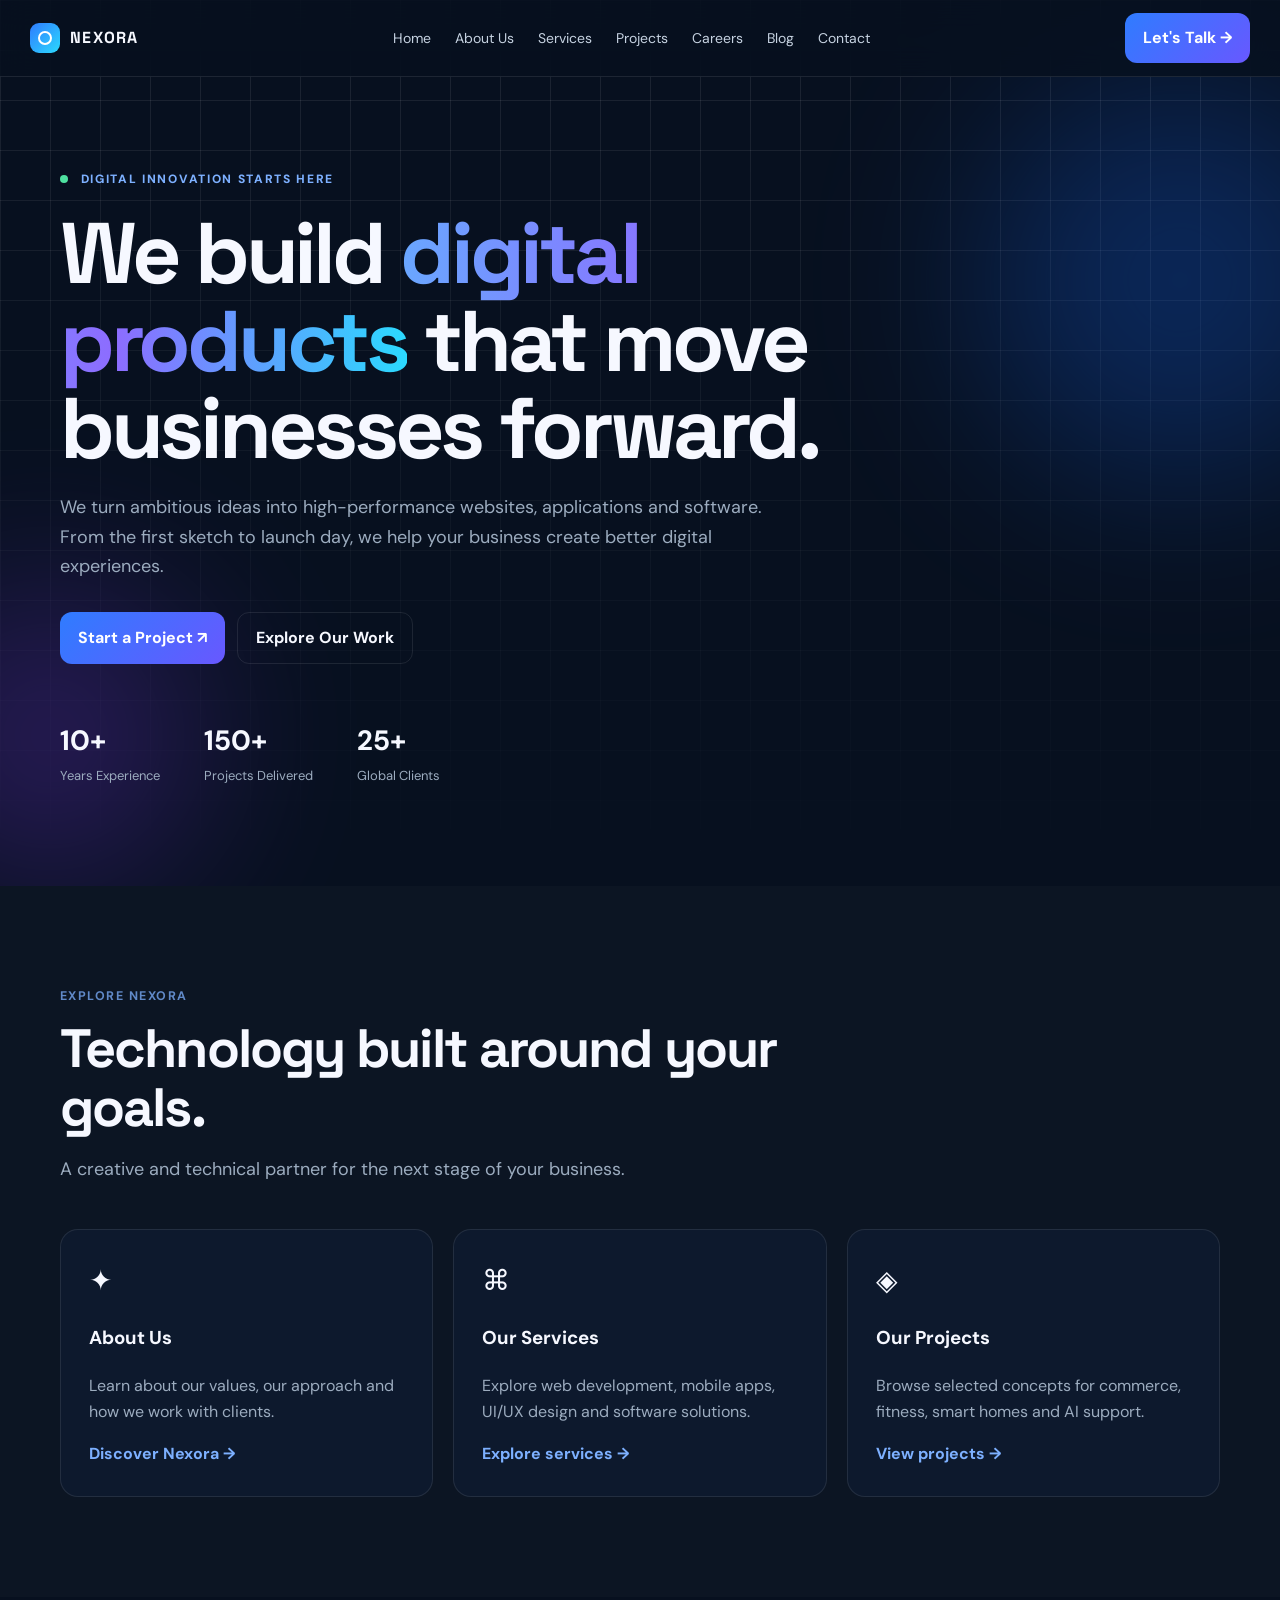
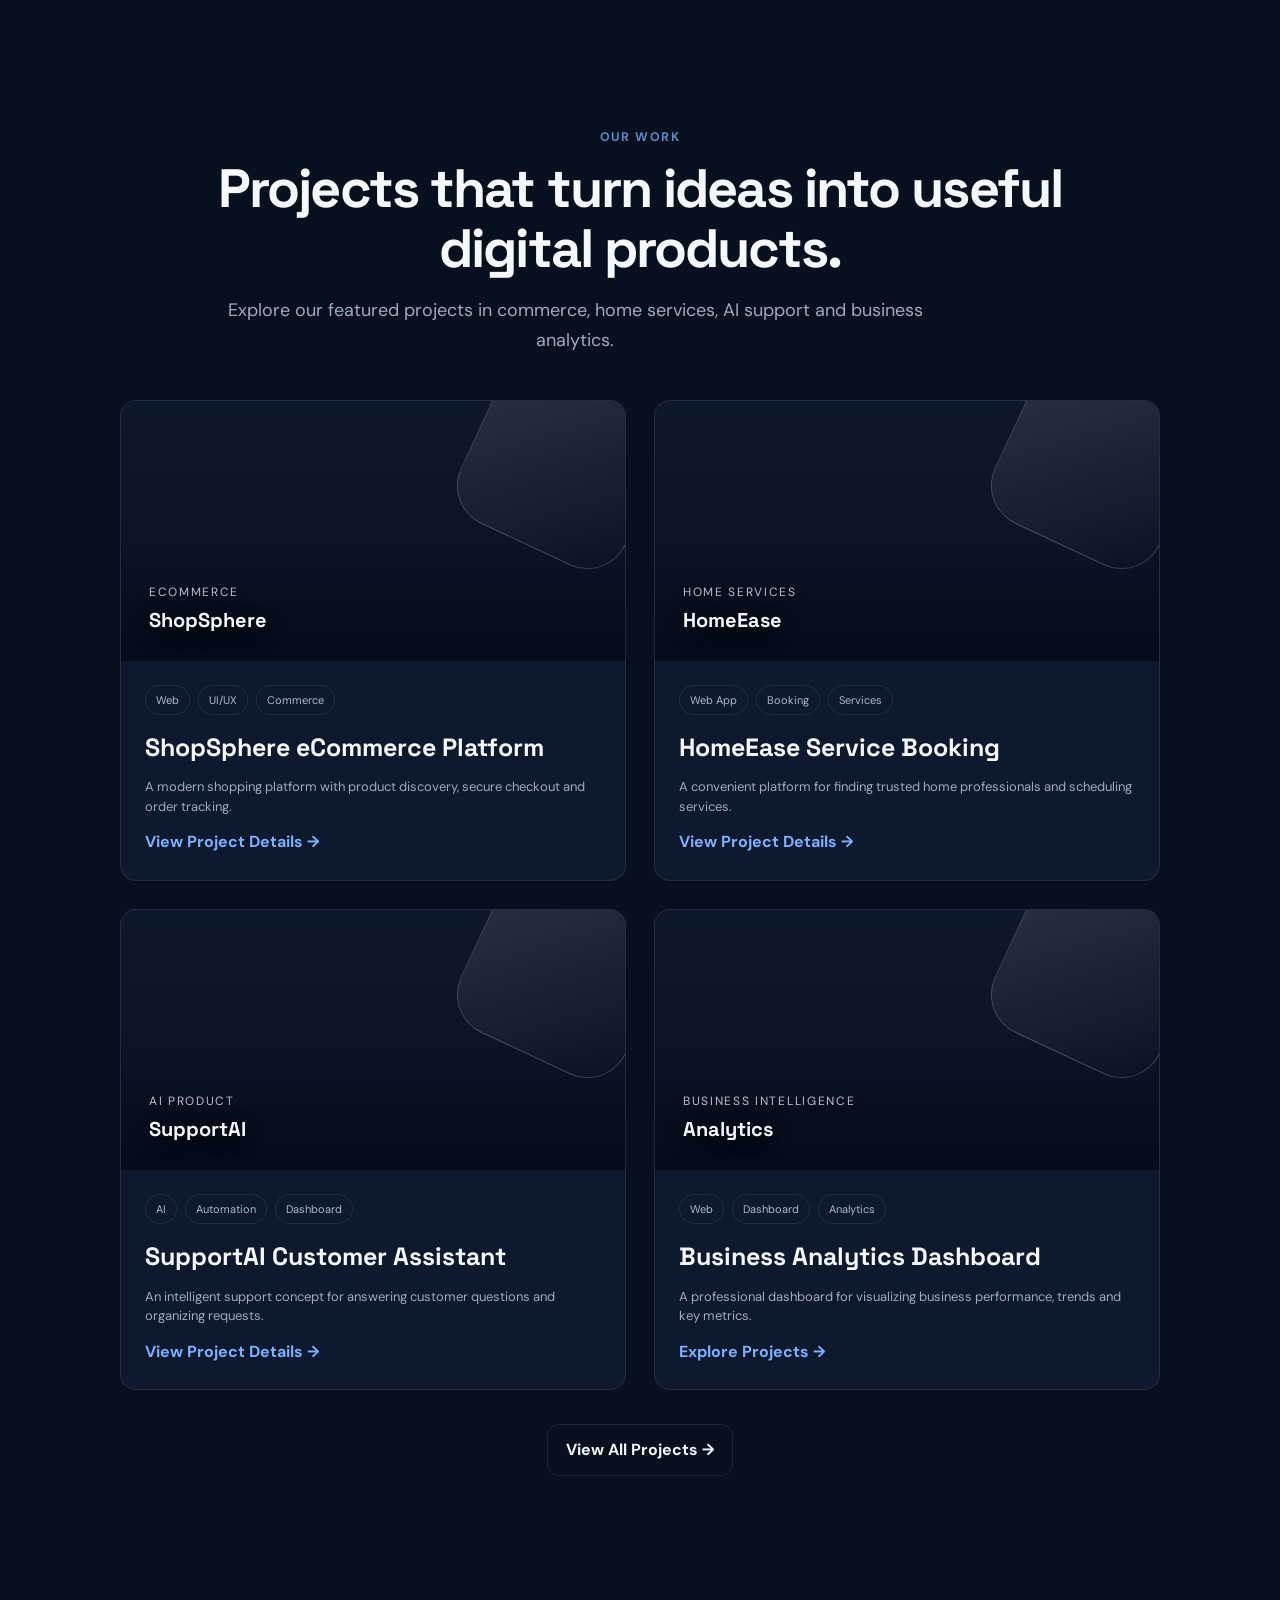
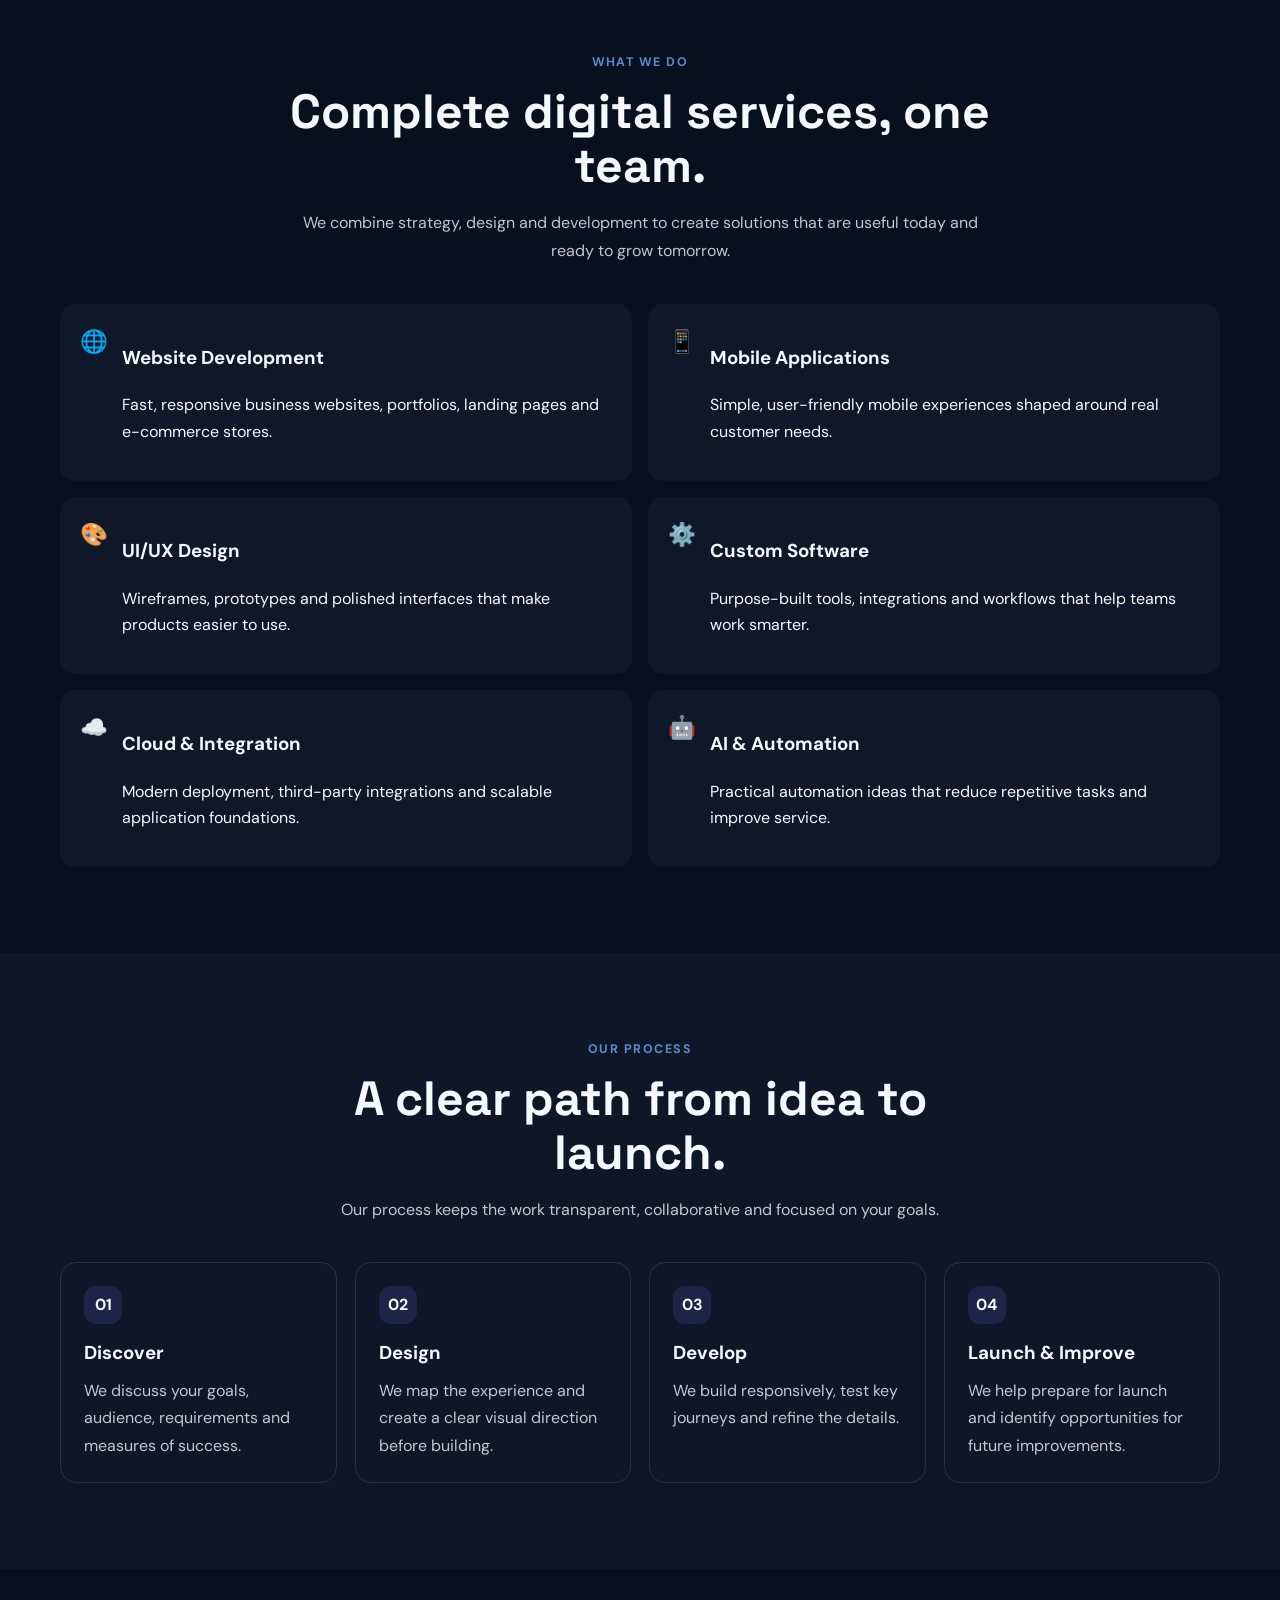
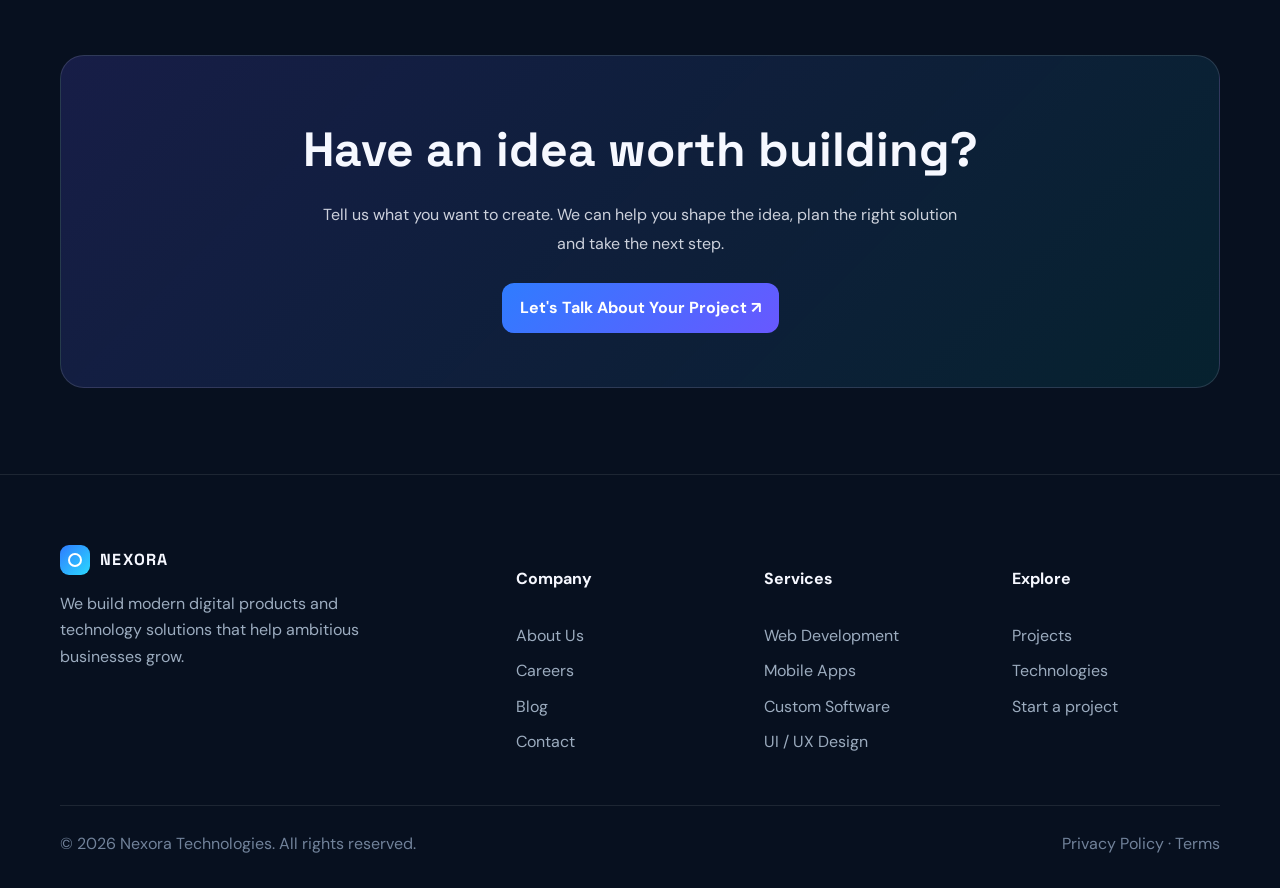
<file: index.html>
<!doctype html>
<html lang="en">
<head>
  <meta charset="utf-8">
  <meta name="viewport" content="width=device-width, initial-scale=1">
  <title>Home | Nexora Technologies</title>
  <meta name="description" content="Nexora Technologies creates modern websites, applications, custom software and digital experiences.">
  <link rel="preconnect" href="https://fonts.googleapis.com">
  <link rel="preconnect" href="https://fonts.gstatic.com" crossorigin>
  <link href="https://fonts.googleapis.com/css2?family=DM+Sans:wght@400;500;600;700&family=Space+Grotesk:wght@400;500;600;700&display=swap" rel="stylesheet">
  <link rel="stylesheet" href="style.css">
  <style>
    /* Extra homepage sections */
    .extra-section{padding:86px 0}
    .extra-section.alt{background:rgba(120,130,160,.06)}
    .extra-head{max-width:720px;margin:0 auto 38px;text-align:center}
    .extra-head h2{font-family:'Space Grotesk',sans-serif;font-size:clamp(2rem,4vw,3rem);line-height:1.12;margin:12px 0}
    .extra-head p{line-height:1.8;opacity:.78}
    .extra-grid{display:grid;grid-template-columns:repeat(3,minmax(0,1fr));gap:22px}
    .extra-card{border:1px solid rgba(130,140,160,.22);border-radius:18px;overflow:hidden;background:var(--card-bg,rgba(255,255,255,.04));transition:transform .25s,box-shadow .25s}
    .extra-card:hover{transform:translateY(-5px);box-shadow:0 18px 40px rgba(0,0,0,.12)}
    .extra-card img{display:block;width:100%;height:210px;object-fit:cover}
    .extra-card-body{padding:23px}
    .extra-card h3{font-family:'Space Grotesk',sans-serif;margin:0 0 10px;font-size:1.25rem}
    .extra-card p{line-height:1.7;opacity:.8;margin:0 0 16px}
    .tag-row{display:flex;flex-wrap:wrap;gap:8px;margin:14px 0}
    .tag{font-size:.78rem;padding:6px 10px;border-radius:99px;background:rgba(110,110,255,.12)}
    .text-link{font-weight:700;text-decoration:none}
    .steps-grid{display:grid;grid-template-columns:repeat(4,minmax(0,1fr));gap:18px}
    .step{padding:23px;border-radius:16px;border:1px solid rgba(130,140,160,.22)}
    .step-num{display:inline-grid;place-items:center;width:38px;height:38px;border-radius:12px;background:rgba(110,110,255,.15);font-weight:700;margin-bottom:14px}
    .step h3{margin:0 0 8px}.step p{line-height:1.7;opacity:.78;margin:0}
    .benefit-grid{display:grid;grid-template-columns:repeat(2,minmax(0,1fr));gap:16px}
    .benefit{display:flex;gap:14px;padding:20px;border-radius:15px;background:rgba(120,130,160,.07)}
    .benefit-icon{font-size:1.4rem}
    .cta-panel{padding:clamp(28px,5vw,54px);border-radius:24px;text-align:center;background:linear-gradient(135deg,rgba(100,90,255,.18),rgba(0,190,190,.10));border:1px solid rgba(130,140,160,.25)}
    .cta-panel h2{font-family:'Space Grotesk',sans-serif;font-size:clamp(2rem,4vw,3rem);margin:0 0 12px}
    .cta-panel p{max-width:650px;margin:0 auto 24px;line-height:1.8;opacity:.82}
    .section-label{letter-spacing:.12em;text-transform:uppercase;font-size:.78rem;font-weight:700;opacity:.75}
    @media(max-width:850px){.extra-grid{grid-template-columns:repeat(2,minmax(0,1fr))}.steps-grid{grid-template-columns:repeat(2,minmax(0,1fr))}}
    @media(max-width:560px){.extra-section{padding:58px 0}.extra-grid,.steps-grid,.benefit-grid{grid-template-columns:1fr}.extra-card img{height:190px}}
  
    /* Homepage featured projects use the same card layout as projects.html */
    #featured-projects .projects-grid { grid-template-columns: repeat(2, minmax(0, 1fr)); }
    #featured-projects .project-card { min-width: 0; height: 100%; }
    #featured-projects .project-cover { min-height: 260px; height: 260px; background-size: cover; background-position: center; }
    @media (max-width: 700px) {
      #featured-projects .projects-grid { grid-template-columns: minmax(0, 1fr); }
      #featured-projects .project-cover { min-height: 220px; height: 220px; }
    }
  </style>
</head>
<body>
<header class="navbar" id="navbar">
  <div class="nav-inner">
    <a href="index.html" class="logo"><div class="logo-mark"><span></span></div>NEXORA</a>
    <ul class="nav-links" id="navLinks">
      <li><a href="index.html">Home</a></li><li><a href="about.html">About Us</a></li><li><a href="services.html">Services</a></li><li><a href="projects.html">Projects</a></li><li><a href="careers.html">Careers</a></li><li><a href="blog.html">Blog</a></li><li><a href="contact.html">Contact</a></li>
    </ul>
    <a href="contact.html" class="nav-cta">Let's Talk →</a>
    <button class="menu-btn" id="menuBtn" aria-label="Open menu">☰</button>
  </div>
</header>

<main>
  <section class="hero" id="home">
    <div class="hero-grid"></div><div class="orb one"></div><div class="orb two"></div>
    <div class="container">
      <div class="hero-content reveal">
        <div class="eyebrow"><span class="pulse"></span> Digital innovation starts here</div>
        <h1>We build <span class="gradient-text">digital products</span> that move businesses forward.</h1>
        <p>We turn ambitious ideas into high-performance websites, applications and software. From the first sketch to launch day, we help your business create better digital experiences.</p>
        <div class="hero-actions">
          <a class="btn btn-primary" href="contact.html">Start a Project ↗</a>
          <a class="btn btn-outline" href="projects.html">Explore Our Work</a>
        </div>
        <div class="hero-stats">
          <div class="stat"><strong>10+</strong><span>Years Experience</span></div>
          <div class="stat"><strong>150+</strong><span>Projects Delivered</span></div>
          <div class="stat"><strong>25+</strong><span>Global Clients</span></div>
        </div>
      </div>
    </div>
  </section>

  <section class="section">
    <div class="container">
      <div class="section-head reveal">
        <div class="section-label">Explore Nexora</div>
        <h2 class="section-title">Technology built around your goals.</h2>
        <p class="section-description">A creative and technical partner for the next stage of your business.</p>
      </div>
      <div class="services-grid">
        <article class="service-card reveal"><div class="service-icon">✦</div><h3>About Us</h3><p>Learn about our values, our approach and how we work with clients.</p><a class="service-link" href="about.html">Discover Nexora →</a></article>
        <article class="service-card reveal"><div class="service-icon">⌘</div><h3>Our Services</h3><p>Explore web development, mobile apps, UI/UX design and software solutions.</p><a class="service-link" href="services.html">Explore services →</a></article>
        <article class="service-card reveal"><div class="service-icon">◈</div><h3>Our Projects</h3><p>Browse selected concepts for commerce, fitness, smart homes and AI support.</p><a class="service-link" href="projects.html">View projects →</a></article>
      </div>
    </div>
  </section>

  <section class="section projects-section" id="featured-projects">
    <div class="container">
      <div class="section-head reveal">
        <div class="section-label">Our Work</div>
        <h2 class="section-title">Projects that turn ideas into useful digital products.</h2>
        <p class="section-description">Explore our featured projects in commerce, home services, AI support and business analytics.</p>
      </div>
      <div class="projects-grid">
        <article class="project-card reveal">
          <div class="project-cover cover-commerce" style="--project-image:url('https://images.unsplash.com/photo-1556742049-0cfed4f6a45d?auto=format&fit=crop&w=1200&q=85')">
            <span>ECOMMERCE</span><strong>ShopSphere</strong>
          </div>
          <div class="project-body">
            <div class="project-tags"><span>Web</span><span>UI/UX</span><span>Commerce</span></div>
            <h3>ShopSphere eCommerce Platform</h3>
            <p>A modern shopping platform with product discovery, secure checkout and order tracking.</p>
            <a class="service-link" href="project-ecommerce.html">View Project Details →</a>
          </div>
        </article>
        <article class="project-card reveal">
          <div class="project-cover cover-service" style="--project-image:url('https://images.unsplash.com/photo-1600210492486-724fe5c67fb0?auto=format&fit=crop&w=1200&q=85')">
            <span>HOME SERVICES</span><strong>HomeEase</strong>
          </div>
          <div class="project-body">
            <div class="project-tags"><span>Web App</span><span>Booking</span><span>Services</span></div>
            <h3>HomeEase Service Booking</h3>
            <p>A convenient platform for finding trusted home professionals and scheduling services.</p>
            <a class="service-link" href="project-homeease.html">View Project Details →</a>
          </div>
        </article>
        <article class="project-card reveal">
          <div class="project-cover cover-ai" style="--project-image:url('https://images.unsplash.com/photo-1677442136019-21780ecad995?auto=format&fit=crop&w=1200&q=85')">
            <span>AI PRODUCT</span><strong>SupportAI</strong>
          </div>
          <div class="project-body">
            <div class="project-tags"><span>AI</span><span>Automation</span><span>Dashboard</span></div>
            <h3>SupportAI Customer Assistant</h3>
            <p>An intelligent support concept for answering customer questions and organizing requests.</p>
            <a class="service-link" href="project-supportai.html">View Project Details →</a>
          </div>
        </article>
        <article class="project-card reveal">
          <div class="project-cover cover-commerce" style="--project-image:url('https://images.unsplash.com/photo-1460925895917-afdab827c52f?auto=format&fit=crop&w=1200&q=85')">
            <span>BUSINESS INTELLIGENCE</span><strong>Analytics</strong>
          </div>
          <div class="project-body">
            <div class="project-tags"><span>Web</span><span>Dashboard</span><span>Analytics</span></div>
            <h3>Business Analytics Dashboard</h3>
            <p>A professional dashboard for visualizing business performance, trends and key metrics.</p>
            <a class="service-link" href="projects.html">Explore Projects →</a>
          </div>
        </article>
      </div>
      <div style="text-align:center;margin-top:34px">
        <a class="btn btn-outline" href="projects.html">View All Projects →</a>
      </div>
    </div>
  </section>

  <section class="extra-section">
    <div class="container">
      <div class="extra-head reveal">
        <div class="section-label">What we do</div>
        <h2>Complete digital services, one team.</h2>
        <p>We combine strategy, design and development to create solutions that are useful today and ready to grow tomorrow.</p>
      </div>
      <div class="benefit-grid">
        <div class="benefit reveal"><div class="benefit-icon">🌐</div><div><h3>Website Development</h3><p>Fast, responsive business websites, portfolios, landing pages and e-commerce stores.</p></div></div>
        <div class="benefit reveal"><div class="benefit-icon">📱</div><div><h3>Mobile Applications</h3><p>Simple, user-friendly mobile experiences shaped around real customer needs.</p></div></div>
        <div class="benefit reveal"><div class="benefit-icon">🎨</div><div><h3>UI/UX Design</h3><p>Wireframes, prototypes and polished interfaces that make products easier to use.</p></div></div>
        <div class="benefit reveal"><div class="benefit-icon">⚙️</div><div><h3>Custom Software</h3><p>Purpose-built tools, integrations and workflows that help teams work smarter.</p></div></div>
        <div class="benefit reveal"><div class="benefit-icon">☁️</div><div><h3>Cloud & Integration</h3><p>Modern deployment, third-party integrations and scalable application foundations.</p></div></div>
        <div class="benefit reveal"><div class="benefit-icon">🤖</div><div><h3>AI & Automation</h3><p>Practical automation ideas that reduce repetitive tasks and improve service.</p></div></div>
      </div>
    </div>
  </section>

  <section class="extra-section alt">
    <div class="container">
      <div class="extra-head reveal">
        <div class="section-label">Our process</div>
        <h2>A clear path from idea to launch.</h2>
        <p>Our process keeps the work transparent, collaborative and focused on your goals.</p>
      </div>
      <div class="steps-grid">
        <article class="step reveal"><div class="step-num">01</div><h3>Discover</h3><p>We discuss your goals, audience, requirements and measures of success.</p></article>
        <article class="step reveal"><div class="step-num">02</div><h3>Design</h3><p>We map the experience and create a clear visual direction before building.</p></article>
        <article class="step reveal"><div class="step-num">03</div><h3>Develop</h3><p>We build responsively, test key journeys and refine the details.</p></article>
        <article class="step reveal"><div class="step-num">04</div><h3>Launch & Improve</h3><p>We help prepare for launch and identify opportunities for future improvements.</p></article>
      </div>
    </div>
  </section>

  <section class="extra-section">
    <div class="container">
      <div class="cta-panel reveal">
        <h2>Have an idea worth building?</h2>
        <p>Tell us what you want to create. We can help you shape the idea, plan the right solution and take the next step.</p>
        <a class="btn btn-primary" href="contact.html">Let's Talk About Your Project ↗</a>
      </div>
    </div>
  </section>
</main>

<footer>
  <div class="container">
    <div class="footer-grid">
      <div class="footer-brand"><a href="index.html" class="logo"><div class="logo-mark"><span></span></div>NEXORA</a><p>We build modern digital products and technology solutions that help ambitious businesses grow.</p></div>
      <div class="footer-col"><h4>Company</h4><a href="about.html">About Us</a><a href="careers.html">Careers</a><a href="blog.html">Blog</a><a href="contact.html">Contact</a></div>
      <div class="footer-col"><h4>Services</h4><a href="services.html">Web Development</a><a href="services.html">Mobile Apps</a><a href="services.html">Custom Software</a><a href="services.html">UI / UX Design</a></div>
      <div class="footer-col"><h4>Explore</h4><a href="projects.html">Projects</a><a href="technology-overview.html?tech=react">Technologies</a><a href="contact.html">Start a project</a></div>
    </div>
    <div class="copyright"><span>© 2026 Nexora Technologies. All rights reserved.</span><span>Privacy Policy · Terms</span></div>
  </div>
</footer>
<script>
  const navbar = document.getElementById("navbar");
  if (navbar) window.addEventListener("scroll", () => navbar.classList.toggle("scrolled", window.scrollY > 30));
  const menuBtn = document.getElementById("menuBtn");
  const navLinks = document.getElementById("navLinks");
  if (menuBtn && navLinks) {
    menuBtn.addEventListener("click", () => {
      navLinks.classList.toggle("mobile-open");
      menuBtn.textContent = navLinks.classList.contains("mobile-open") ? "×" : "☰";
    });
    navLinks.querySelectorAll("a").forEach(a => a.addEventListener("click", () => {
      navLinks.classList.remove("mobile-open");
      menuBtn.textContent = "☰";
    }));
  }
  if ("IntersectionObserver" in window) {
    const observer = new IntersectionObserver(entries => entries.forEach(entry => {
      if (entry.isIntersecting) {
        entry.target.classList.add("visible");
        observer.unobserve(entry.target);
      }
    }), { threshold: .12 });
    document.querySelectorAll(".reveal").forEach(el => observer.observe(el));
  } else {
    document.querySelectorAll(".reveal").forEach(el => el.classList.add("visible"));
  }
</script>
</body>
</html>
</file>
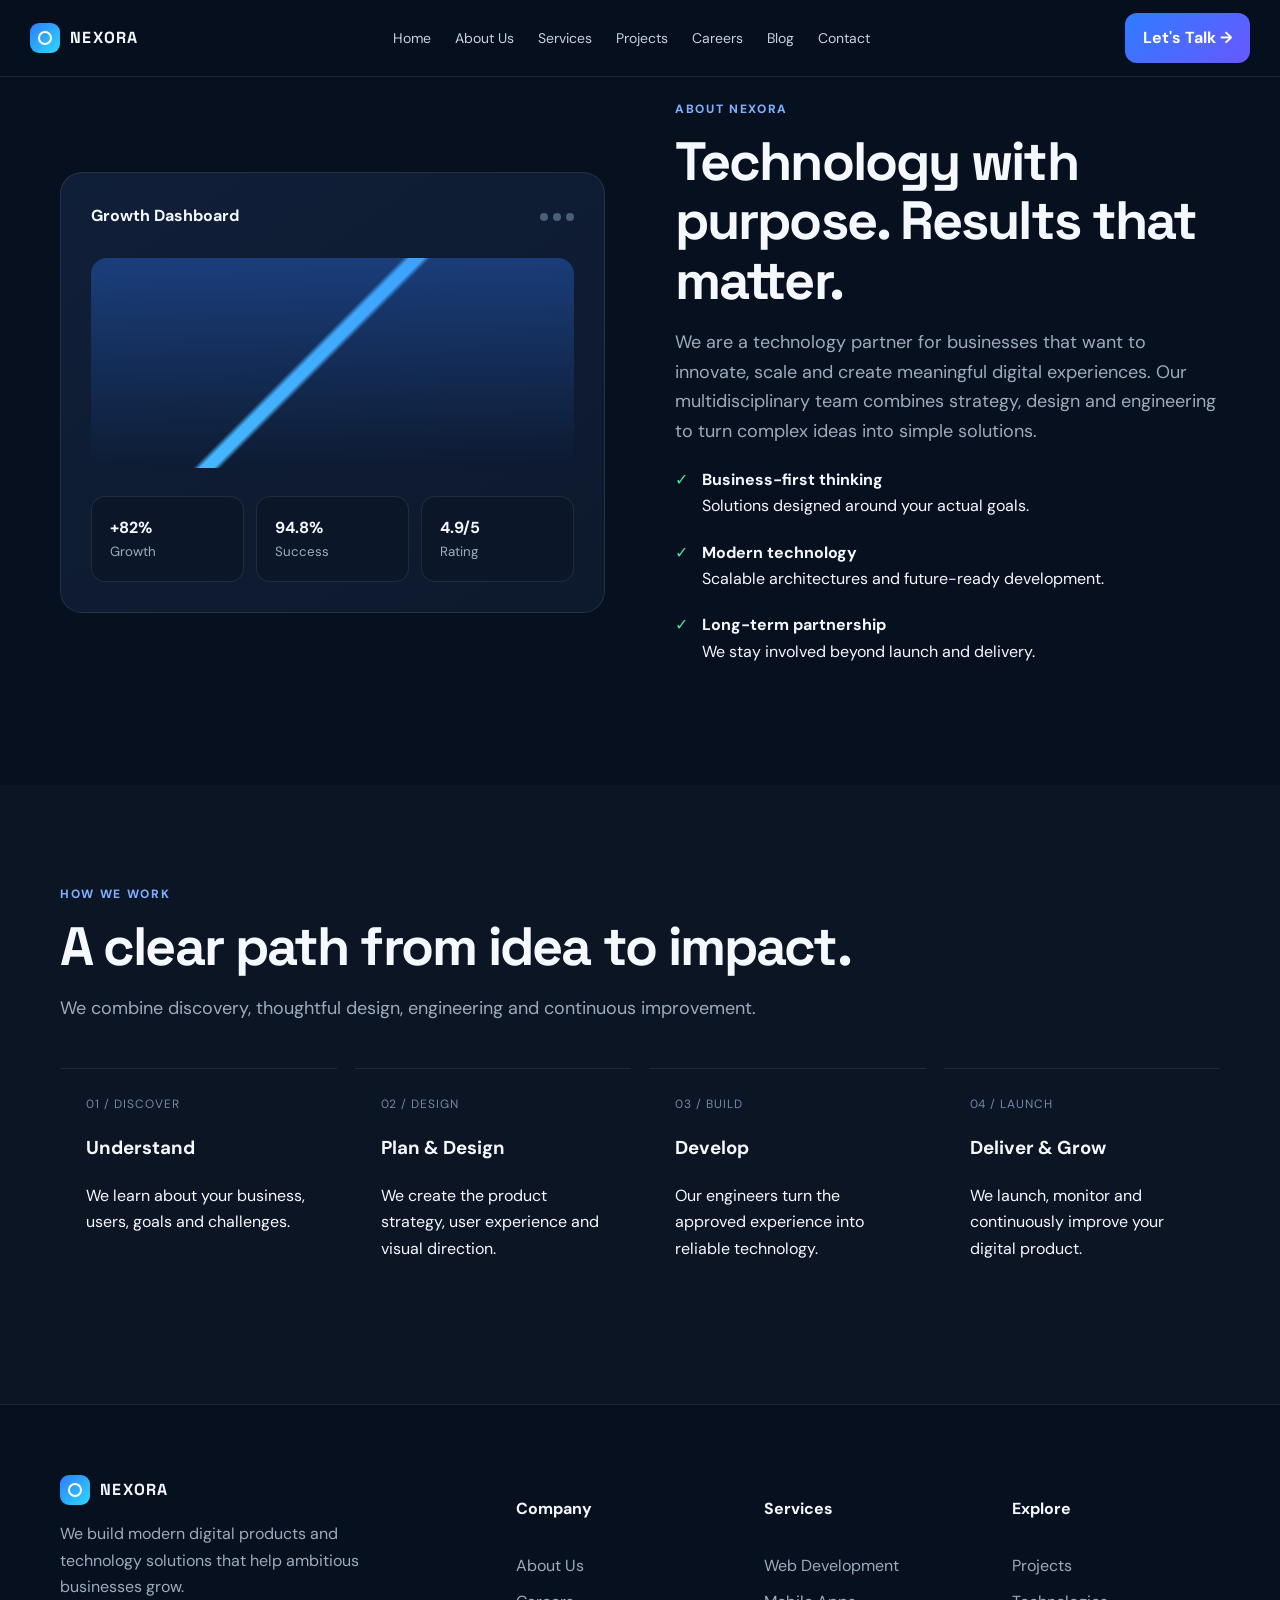
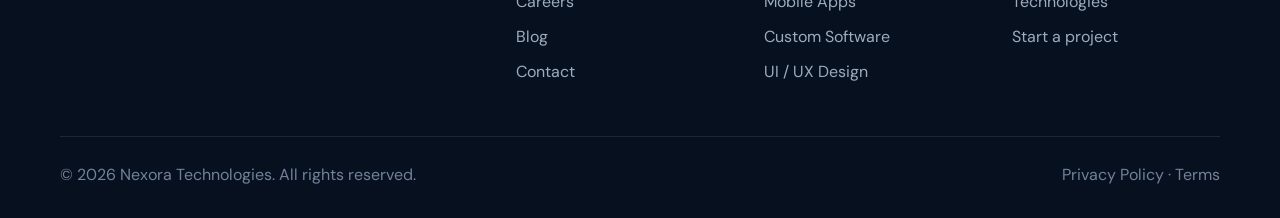
<file: about.html>
<!doctype html><html lang="en"><head><meta charset="utf-8"><meta name="viewport" content="width=device-width,initial-scale=1">
<title>About Us | Nexora Technologies</title><meta name="description" content="Nexora Technologies builds modern digital products and technology solutions.">
<link rel="preconnect" href="https://fonts.googleapis.com"><link rel="preconnect" href="https://fonts.gstatic.com" crossorigin>
<link href="https://fonts.googleapis.com/css2?family=DM+Sans:wght@400;500;600;700&family=Space+Grotesk:wght@400;500;600;700&display=swap" rel="stylesheet"><link rel="stylesheet" href="style.css"></head><body><header class="navbar" id="navbar"><div class="nav-inner">
<a href="index.html" class="logo"><div class="logo-mark"><span></span></div>NEXORA</a>
<ul class="nav-links" id="navLinks">
<li><a href="index.html">Home</a></li><li><a href="about.html">About Us</a></li><li><a href="services.html">Services</a></li><li><a href="projects.html">Projects</a></li><li><a href="careers.html">Careers</a></li><li><a href="blog.html">Blog</a></li><li><a href="contact.html">Contact</a></li>
</ul><a href="contact.html" class="nav-cta">Let's Talk →</a><button class="menu-btn" id="menuBtn" aria-label="Open menu">☰</button></div></header><main><section class="section" id="about">
<div class="container">
<div class="about-grid">
<div class="about-visual reveal">
<div class="dashboard">
<div class="dash-top">
<strong>Growth Dashboard</strong>
<div class="dots">
<i></i><i></i><i></i>
</div>
</div>
<div class="dash-chart"></div>
<div class="dash-cards">
<div class="mini-card">
<b>+82%</b>
<small>Growth</small>
</div>
<div class="mini-card">
<b>94.8%</b>
<small>Success</small>
</div>
<div class="mini-card">
<b>4.9/5</b>
<small>Rating</small>
</div>
</div>
</div>
</div>
<div class="reveal">
<div class="section-label">About Nexora</div>
<h2 class="section-title">
              Technology with purpose. Results that matter.
            </h2>
<p class="section-description">
              We are a technology partner for businesses that want to
              innovate, scale and create meaningful digital experiences.
              Our multidisciplinary team combines strategy, design and
              engineering to turn complex ideas into simple solutions.
            </p>
<ul class="check-list">
<li>
<span>✓</span>
<div>
<strong>Business-first thinking</strong><br/>
                  Solutions designed around your actual goals.
                </div>
</li>
<li>
<span>✓</span>
<div>
<strong>Modern technology</strong><br/>
                  Scalable architectures and future-ready development.
                </div>
</li>
<li>
<span>✓</span>
<div>
<strong>Long-term partnership</strong><br/>
                  We stay involved beyond launch and delivery.
                </div>
</li>
</ul>
</div>
</div>
</div>
</section><section class="section"><div class="container"><div class="section-head"><div class="section-label">How we work</div><h2 class="section-title">A clear path from idea to impact.</h2><p class="section-description">We combine discovery, thoughtful design, engineering and continuous improvement.</p></div><div class="process-grid"><div class="process-item"><div class="process-number">01 / DISCOVER</div><h3>Understand</h3><p>We learn about your business, users, goals and challenges.</p></div><div class="process-item"><div class="process-number">02 / DESIGN</div><h3>Plan & Design</h3><p>We create the product strategy, user experience and visual direction.</p></div><div class="process-item"><div class="process-number">03 / BUILD</div><h3>Develop</h3><p>Our engineers turn the approved experience into reliable technology.</p></div><div class="process-item"><div class="process-number">04 / LAUNCH</div><h3>Deliver & Grow</h3><p>We launch, monitor and continuously improve your digital product.</p></div></div></div></section></main><footer><div class="container"><div class="footer-grid">
<div class="footer-brand"><a href="index.html" class="logo"><div class="logo-mark"><span></span></div>NEXORA</a><p>We build modern digital products and technology solutions that help ambitious businesses grow.</p></div>
<div class="footer-col"><h4>Company</h4><a href="about.html">About Us</a><a href="careers.html">Careers</a><a href="blog.html">Blog</a><a href="contact.html">Contact</a></div>
<div class="footer-col"><h4>Services</h4><a href="services.html">Web Development</a><a href="services.html">Mobile Apps</a><a href="services.html">Custom Software</a><a href="services.html">UI / UX Design</a></div>
<div class="footer-col"><h4>Explore</h4><a href="projects.html">Projects</a><a href="technology-overview.html?tech=react">Technologies</a><a href="contact.html">Start a project</a></div></div>
<div class="copyright"><span>© 2026 Nexora Technologies. All rights reserved.</span><span>Privacy Policy · Terms</span></div></div></footer><script>
const navbar=document.getElementById("navbar");
if(navbar) window.addEventListener("scroll",()=>navbar.classList.toggle("scrolled",window.scrollY>30));
const menuBtn=document.getElementById("menuBtn"), navLinks=document.getElementById("navLinks");
if(menuBtn&&navLinks){menuBtn.addEventListener("click",()=>{navLinks.classList.toggle("mobile-open");menuBtn.textContent=navLinks.classList.contains("mobile-open")?"×":"☰";});
navLinks.querySelectorAll("a").forEach(a=>a.addEventListener("click",()=>{navLinks.classList.remove("mobile-open");menuBtn.textContent="☰";}));}
const observer=new IntersectionObserver(entries=>entries.forEach(e=>{if(e.isIntersecting){e.target.classList.add("visible");observer.unobserve(e.target);}}),{threshold:.12});
document.querySelectorAll(".reveal").forEach(el=>observer.observe(el));
</script></body></html>
</file>
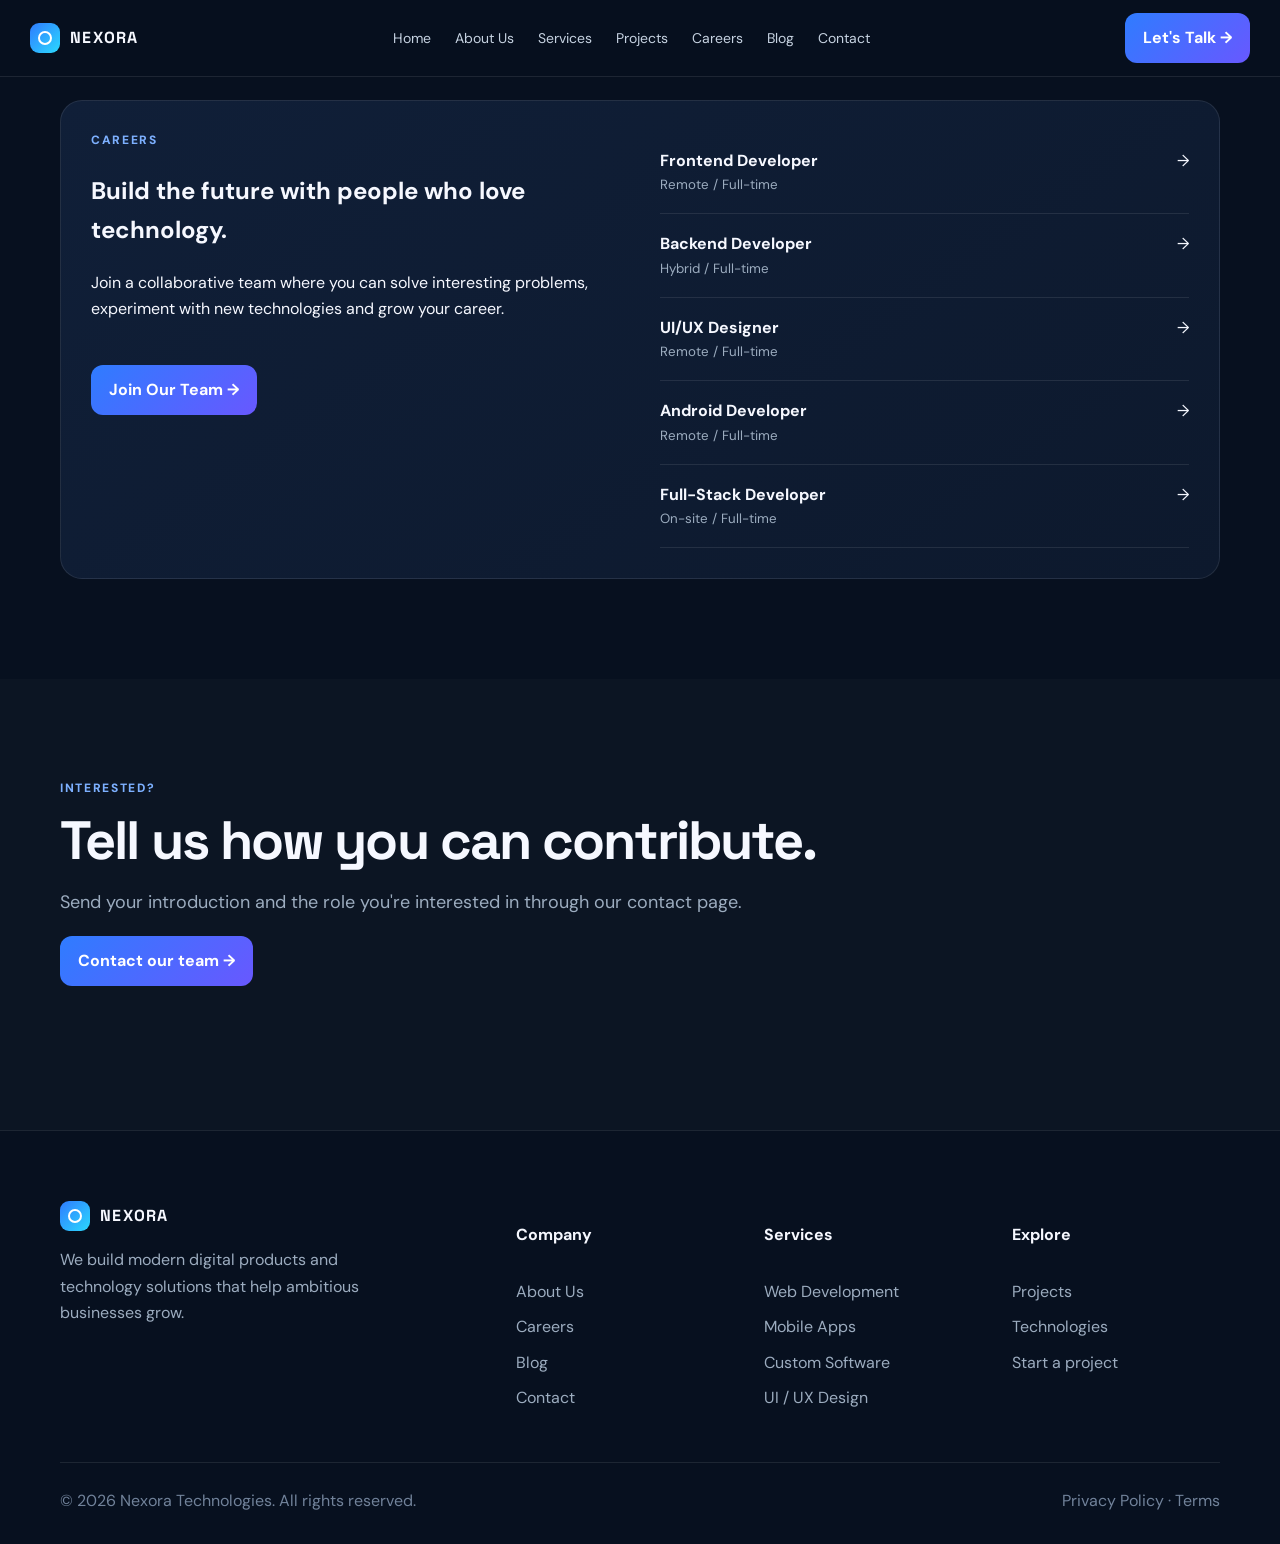
<file: careers.html>
<!doctype html><html lang="en"><head><meta charset="utf-8"><meta name="viewport" content="width=device-width,initial-scale=1">
<title>Careers | Nexora Technologies</title><meta name="description" content="Nexora Technologies builds modern digital products and technology solutions.">
<link rel="preconnect" href="https://fonts.googleapis.com"><link rel="preconnect" href="https://fonts.gstatic.com" crossorigin>
<link href="https://fonts.googleapis.com/css2?family=DM+Sans:wght@400;500;600;700&family=Space+Grotesk:wght@400;500;600;700&display=swap" rel="stylesheet"><link rel="stylesheet" href="style.css"></head><body><header class="navbar" id="navbar"><div class="nav-inner">
<a href="index.html" class="logo"><div class="logo-mark"><span></span></div>NEXORA</a>
<ul class="nav-links" id="navLinks">
<li><a href="index.html">Home</a></li><li><a href="about.html">About Us</a></li><li><a href="services.html">Services</a></li><li><a href="projects.html">Projects</a></li><li><a href="careers.html">Careers</a></li><li><a href="blog.html">Blog</a></li><li><a href="contact.html">Contact</a></li>
</ul><a href="contact.html" class="nav-cta">Let's Talk →</a><button class="menu-btn" id="menuBtn" aria-label="Open menu">☰</button></div></header><main><section class="section" id="careers">
<div class="container">
<div class="career-box reveal">
<div>
<div class="section-label">Careers</div>
<h2>
              Build the future with people who love technology.
            </h2>
<p>
              Join a collaborative team where you can solve interesting
              problems, experiment with new technologies and grow your career.
            </p>
<br/>
<a class="btn btn-primary" href="contact.html">
              Join Our Team →
            </a>
</div>
<div class="jobs">
<div class="job">
<div>
<strong>Frontend Developer</strong>
<small>Remote / Full-time</small>
</div>
<span>→</span>
</div>
<div class="job">
<div>
<strong>Backend Developer</strong>
<small>Hybrid / Full-time</small>
</div>
<span>→</span>
</div>
<div class="job">
<div>
<strong>UI/UX Designer</strong>
<small>Remote / Full-time</small>
</div>
<span>→</span>
</div>
<div class="job">
<div>
<strong>Android Developer</strong>
<small>Remote / Full-time</small>
</div>
<span>→</span>
</div>
<div class="job">
<div>
<strong>Full-Stack Developer</strong>
<small>On-site / Full-time</small>
</div>
<span>→</span>
</div>
</div>
</div>
</div>
</section><section class="section"><div class="container"><div class="section-head"><div class="section-label">Interested?</div><h2 class="section-title">Tell us how you can contribute.</h2><p class="section-description">Send your introduction and the role you're interested in through our contact page.</p><a class="btn btn-primary" href="contact.html">Contact our team →</a></div></div></section></main><footer><div class="container"><div class="footer-grid">
<div class="footer-brand"><a href="index.html" class="logo"><div class="logo-mark"><span></span></div>NEXORA</a><p>We build modern digital products and technology solutions that help ambitious businesses grow.</p></div>
<div class="footer-col"><h4>Company</h4><a href="about.html">About Us</a><a href="careers.html">Careers</a><a href="blog.html">Blog</a><a href="contact.html">Contact</a></div>
<div class="footer-col"><h4>Services</h4><a href="services.html">Web Development</a><a href="services.html">Mobile Apps</a><a href="services.html">Custom Software</a><a href="services.html">UI / UX Design</a></div>
<div class="footer-col"><h4>Explore</h4><a href="projects.html">Projects</a><a href="technology-overview.html?tech=react">Technologies</a><a href="contact.html">Start a project</a></div></div>
<div class="copyright"><span>© 2026 Nexora Technologies. All rights reserved.</span><span>Privacy Policy · Terms</span></div></div></footer><script>
const navbar=document.getElementById("navbar");
if(navbar) window.addEventListener("scroll",()=>navbar.classList.toggle("scrolled",window.scrollY>30));
const menuBtn=document.getElementById("menuBtn"), navLinks=document.getElementById("navLinks");
if(menuBtn&&navLinks){menuBtn.addEventListener("click",()=>{navLinks.classList.toggle("mobile-open");menuBtn.textContent=navLinks.classList.contains("mobile-open")?"×":"☰";});
navLinks.querySelectorAll("a").forEach(a=>a.addEventListener("click",()=>{navLinks.classList.remove("mobile-open");menuBtn.textContent="☰";}));}
const observer=new IntersectionObserver(entries=>entries.forEach(e=>{if(e.isIntersecting){e.target.classList.add("visible");observer.unobserve(e.target);}}),{threshold:.12});
document.querySelectorAll(".reveal").forEach(el=>observer.observe(el));
</script></body></html>
</file>
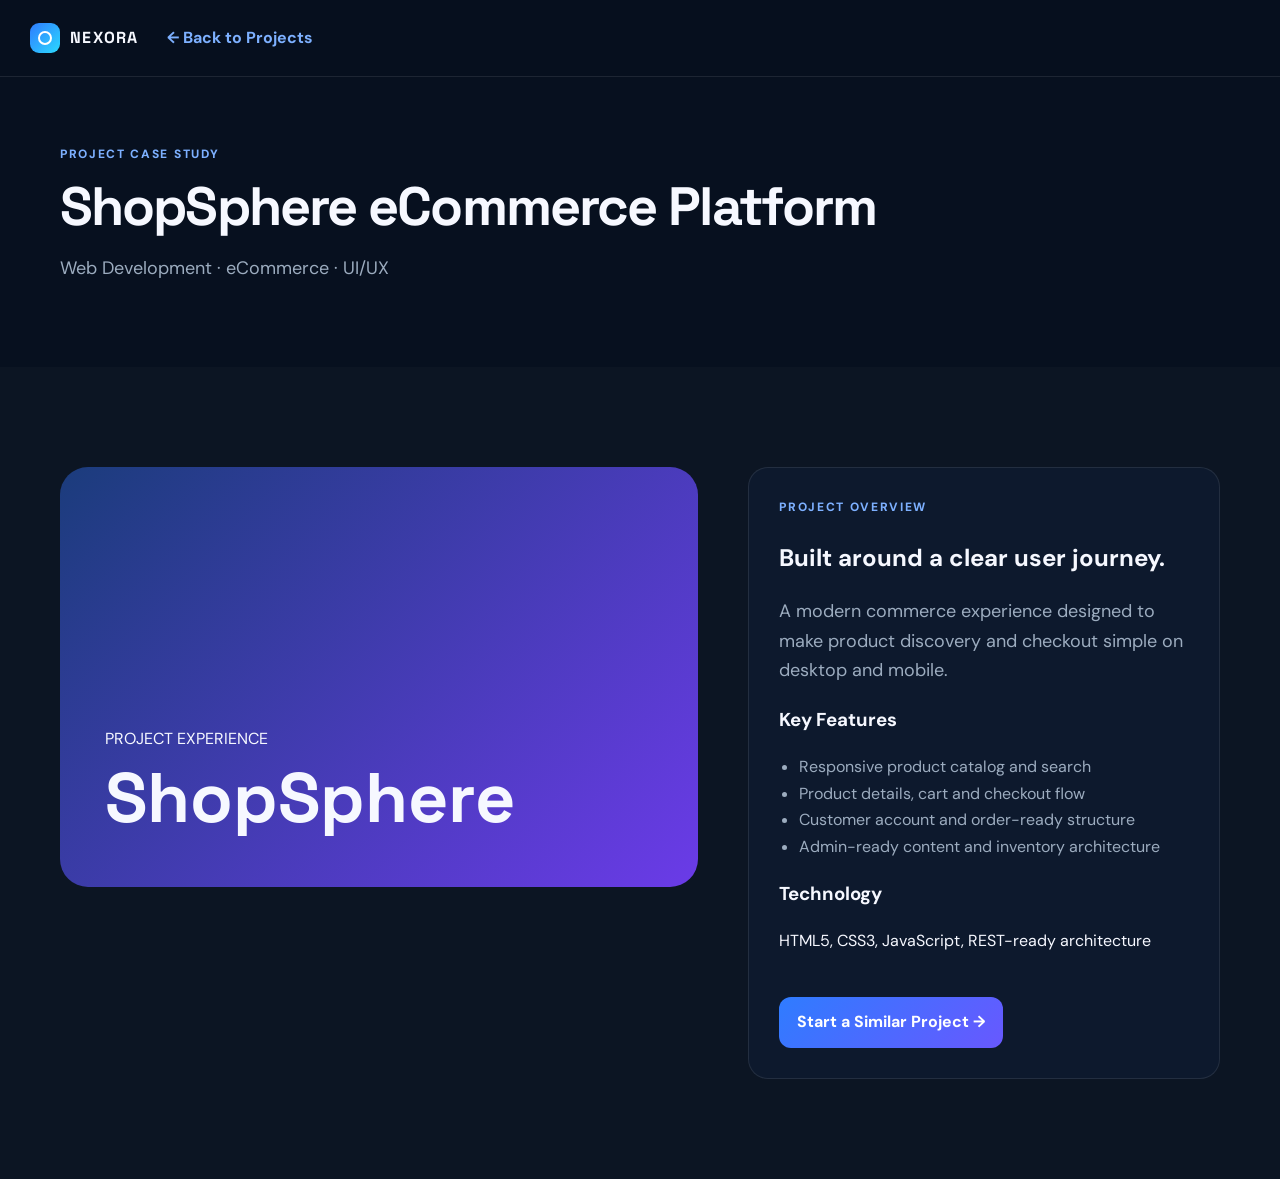
<file: project-ecommerce.html>
<!doctype html><html lang="en"><head><meta charset="utf-8"><meta name="viewport" content="width=device-width,initial-scale=1"><title>ShopSphere eCommerce Platform | Nexora</title><link rel="preconnect" href="https://fonts.googleapis.com"><link rel="preconnect" href="https://fonts.gstatic.com" crossorigin><link href="https://fonts.googleapis.com/css2?family=DM+Sans:wght@400;500;600;700&family=Space+Grotesk:wght@500;600;700&display=swap" rel="stylesheet"><link rel="stylesheet" href="style.css"><style>.case-hero{padding:145px 0 65px}.case-grid{display:grid;grid-template-columns:1.15fr .85fr;gap:50px;align-items:start}.case-visual{min-height:420px;border-radius:28px;padding:45px;display:flex;flex-direction:column;justify-content:flex-end}.case-visual strong{font:700 clamp(42px,6vw,70px) 'Space Grotesk'}.case-panel{background:var(--panel);border:1px solid var(--line);border-radius:20px;padding:30px}.case-panel ul{padding-left:20px;color:var(--muted)}.back{color:#7db0ff;font-weight:700}@media(max-width:800px){.case-grid{grid-template-columns:1fr}}</style></head><body><header class="navbar"><div class="nav-inner"><a class="logo" href="index.html#home"><div class="logo-mark"><span></span></div>NEXORA</a><a class="back" href="index.html#projects">← Back to Projects</a></div></header><main><section class="case-hero"><div class="container"><div class="section-label">Project Case Study</div><h1 class="section-title">ShopSphere eCommerce Platform</h1><p class="section-description">Web Development · eCommerce · UI/UX</p></div></section><section class="section"><div class="container case-grid"><div class="case-visual cover-commerce"><span>PROJECT EXPERIENCE</span><strong>ShopSphere</strong></div><div class="case-panel"><div class="section-label">Project Overview</div><h2>Built around a clear user journey.</h2><p class="section-description">A modern commerce experience designed to make product discovery and checkout simple on desktop and mobile.</p><h3>Key Features</h3><ul><li>Responsive product catalog and search</li><li>Product details, cart and checkout flow</li><li>Customer account and order-ready structure</li><li>Admin-ready content and inventory architecture</li></ul><h3>Technology</h3><p>HTML5, CSS3, JavaScript, REST-ready architecture</p><br><a class="btn btn-primary" href="index.html#contact">Start a Similar Project →</a></div></div></section></main></body></html>
</file>
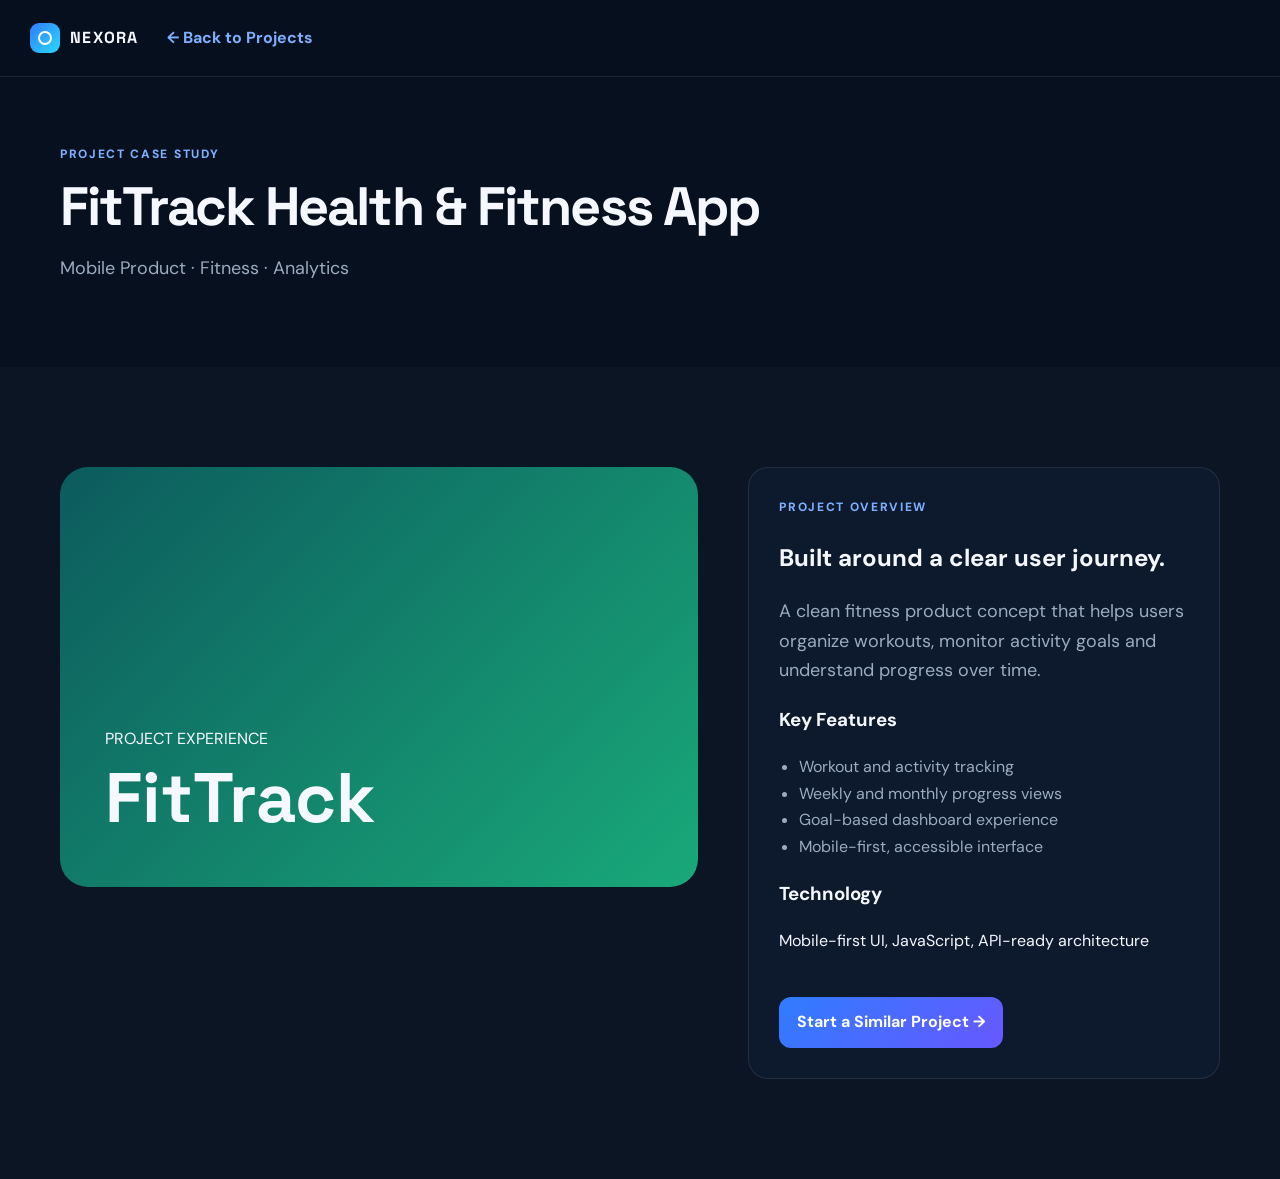
<file: project-fittrack.html>
<!doctype html><html lang="en"><head><meta charset="utf-8"><meta name="viewport" content="width=device-width,initial-scale=1"><title>FitTrack Health & Fitness App | Nexora</title><link rel="preconnect" href="https://fonts.googleapis.com"><link rel="preconnect" href="https://fonts.gstatic.com" crossorigin><link href="https://fonts.googleapis.com/css2?family=DM+Sans:wght@400;500;600;700&family=Space+Grotesk:wght@500;600;700&display=swap" rel="stylesheet"><link rel="stylesheet" href="style.css"><style>.case-hero{padding:145px 0 65px}.case-grid{display:grid;grid-template-columns:1.15fr .85fr;gap:50px;align-items:start}.case-visual{min-height:420px;border-radius:28px;padding:45px;display:flex;flex-direction:column;justify-content:flex-end}.case-visual strong{font:700 clamp(42px,6vw,70px) 'Space Grotesk'}.case-panel{background:var(--panel);border:1px solid var(--line);border-radius:20px;padding:30px}.case-panel ul{padding-left:20px;color:var(--muted)}.back{color:#7db0ff;font-weight:700}@media(max-width:800px){.case-grid{grid-template-columns:1fr}}</style></head><body><header class="navbar"><div class="nav-inner"><a class="logo" href="index.html#home"><div class="logo-mark"><span></span></div>NEXORA</a><a class="back" href="index.html#projects">← Back to Projects</a></div></header><main><section class="case-hero"><div class="container"><div class="section-label">Project Case Study</div><h1 class="section-title">FitTrack Health & Fitness App</h1><p class="section-description">Mobile Product · Fitness · Analytics</p></div></section><section class="section"><div class="container case-grid"><div class="case-visual cover-health"><span>PROJECT EXPERIENCE</span><strong>FitTrack</strong></div><div class="case-panel"><div class="section-label">Project Overview</div><h2>Built around a clear user journey.</h2><p class="section-description">A clean fitness product concept that helps users organize workouts, monitor activity goals and understand progress over time.</p><h3>Key Features</h3><ul><li>Workout and activity tracking</li><li>Weekly and monthly progress views</li><li>Goal-based dashboard experience</li><li>Mobile-first, accessible interface</li></ul><h3>Technology</h3><p>Mobile-first UI, JavaScript, API-ready architecture</p><br><a class="btn btn-primary" href="index.html#contact">Start a Similar Project →</a></div></div></section></main></body></html>
</file>
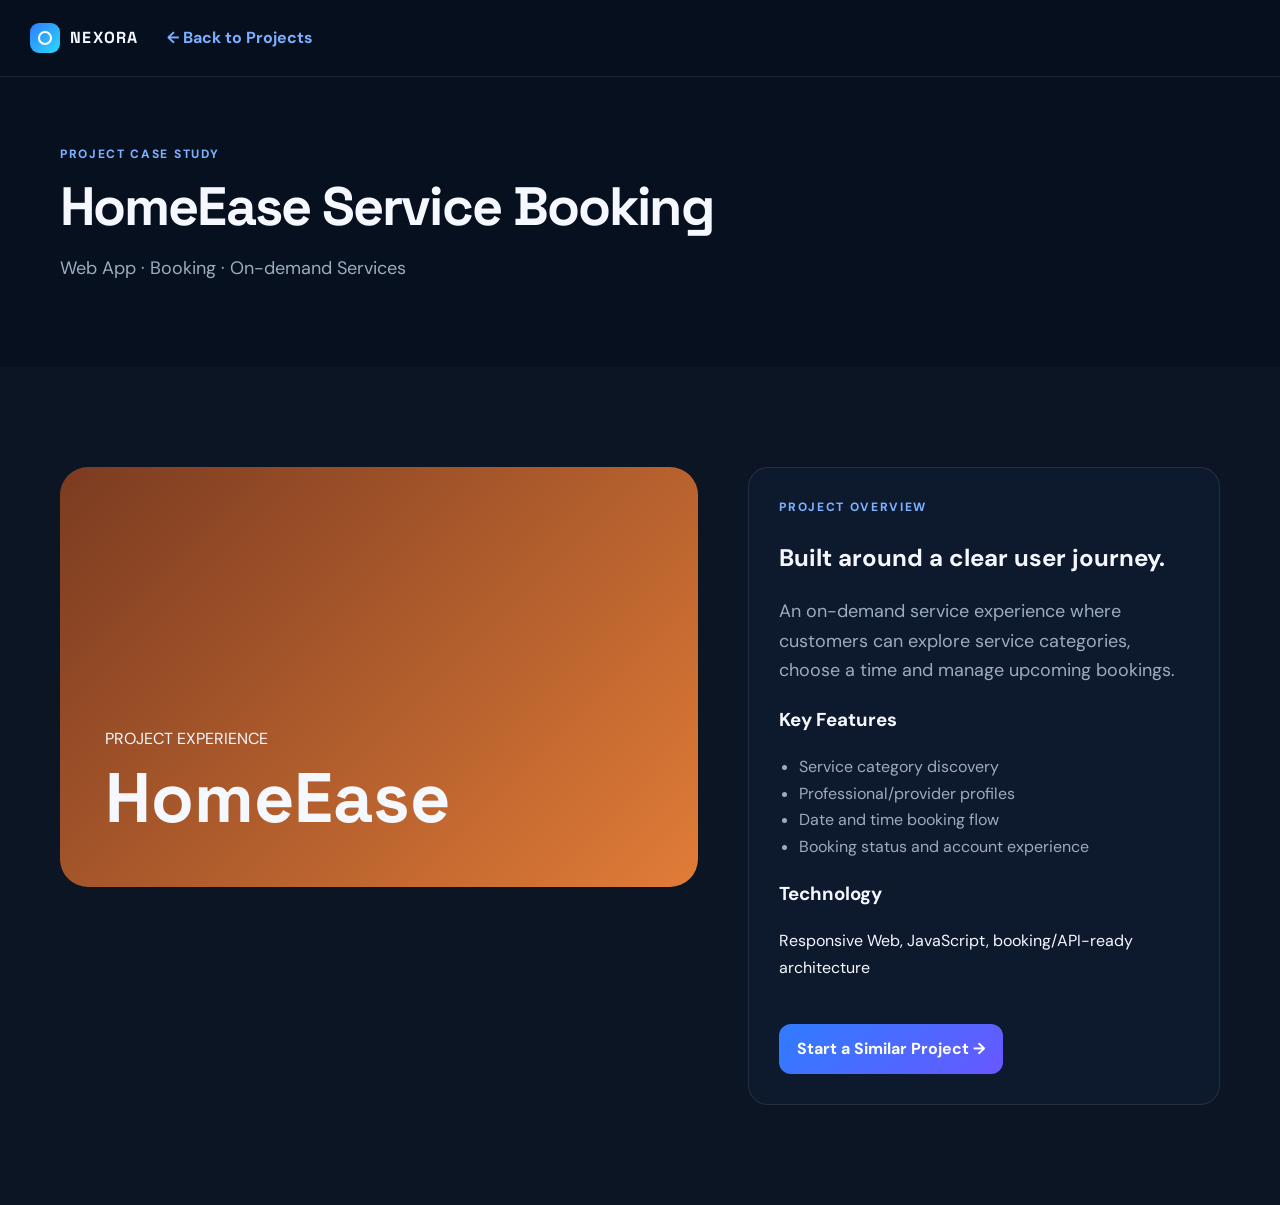
<file: project-homeease.html>
<!doctype html><html lang="en"><head><meta charset="utf-8"><meta name="viewport" content="width=device-width,initial-scale=1"><title>HomeEase Service Booking | Nexora</title><link rel="preconnect" href="https://fonts.googleapis.com"><link rel="preconnect" href="https://fonts.gstatic.com" crossorigin><link href="https://fonts.googleapis.com/css2?family=DM+Sans:wght@400;500;600;700&family=Space+Grotesk:wght@500;600;700&display=swap" rel="stylesheet"><link rel="stylesheet" href="style.css"><style>.case-hero{padding:145px 0 65px}.case-grid{display:grid;grid-template-columns:1.15fr .85fr;gap:50px;align-items:start}.case-visual{min-height:420px;border-radius:28px;padding:45px;display:flex;flex-direction:column;justify-content:flex-end}.case-visual strong{font:700 clamp(42px,6vw,70px) 'Space Grotesk'}.case-panel{background:var(--panel);border:1px solid var(--line);border-radius:20px;padding:30px}.case-panel ul{padding-left:20px;color:var(--muted)}.back{color:#7db0ff;font-weight:700}@media(max-width:800px){.case-grid{grid-template-columns:1fr}}</style></head><body><header class="navbar"><div class="nav-inner"><a class="logo" href="index.html#home"><div class="logo-mark"><span></span></div>NEXORA</a><a class="back" href="index.html#projects">← Back to Projects</a></div></header><main><section class="case-hero"><div class="container"><div class="section-label">Project Case Study</div><h1 class="section-title">HomeEase Service Booking</h1><p class="section-description">Web App · Booking · On-demand Services</p></div></section><section class="section"><div class="container case-grid"><div class="case-visual cover-service"><span>PROJECT EXPERIENCE</span><strong>HomeEase</strong></div><div class="case-panel"><div class="section-label">Project Overview</div><h2>Built around a clear user journey.</h2><p class="section-description">An on-demand service experience where customers can explore service categories, choose a time and manage upcoming bookings.</p><h3>Key Features</h3><ul><li>Service category discovery</li><li>Professional/provider profiles</li><li>Date and time booking flow</li><li>Booking status and account experience</li></ul><h3>Technology</h3><p>Responsive Web, JavaScript, booking/API-ready architecture</p><br><a class="btn btn-primary" href="index.html#contact">Start a Similar Project →</a></div></div></section></main></body></html>
</file>
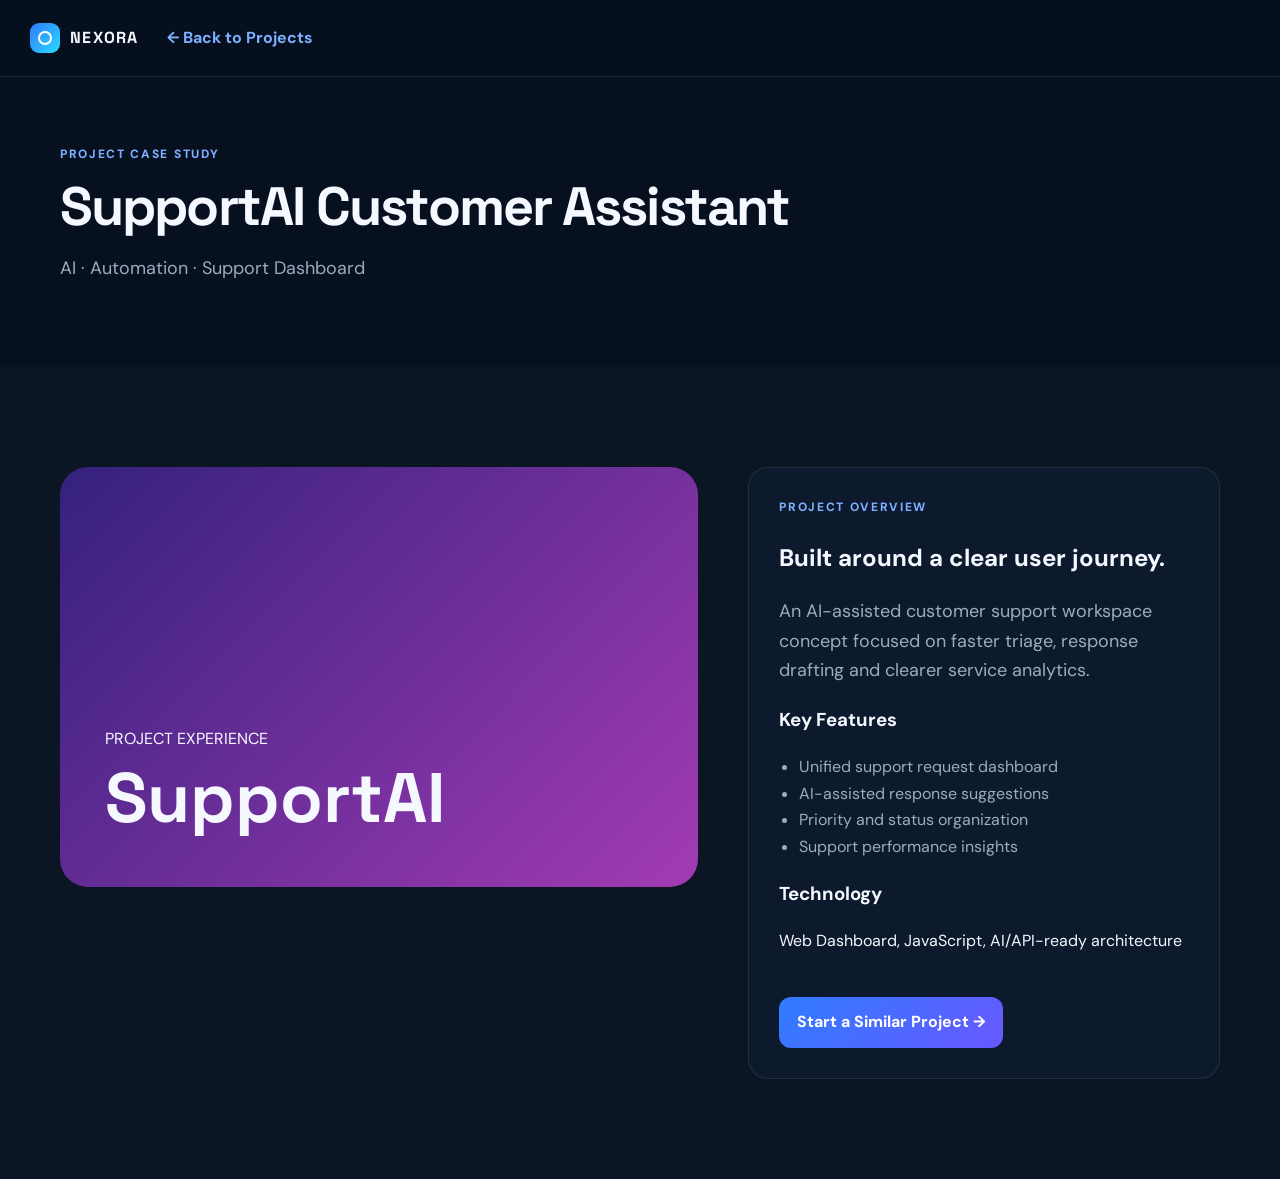
<file: project-supportai.html>
<!doctype html><html lang="en"><head><meta charset="utf-8"><meta name="viewport" content="width=device-width,initial-scale=1"><title>SupportAI Customer Assistant | Nexora</title><link rel="preconnect" href="https://fonts.googleapis.com"><link rel="preconnect" href="https://fonts.gstatic.com" crossorigin><link href="https://fonts.googleapis.com/css2?family=DM+Sans:wght@400;500;600;700&family=Space+Grotesk:wght@500;600;700&display=swap" rel="stylesheet"><link rel="stylesheet" href="style.css"><style>.case-hero{padding:145px 0 65px}.case-grid{display:grid;grid-template-columns:1.15fr .85fr;gap:50px;align-items:start}.case-visual{min-height:420px;border-radius:28px;padding:45px;display:flex;flex-direction:column;justify-content:flex-end}.case-visual strong{font:700 clamp(42px,6vw,70px) 'Space Grotesk'}.case-panel{background:var(--panel);border:1px solid var(--line);border-radius:20px;padding:30px}.case-panel ul{padding-left:20px;color:var(--muted)}.back{color:#7db0ff;font-weight:700}@media(max-width:800px){.case-grid{grid-template-columns:1fr}}</style></head><body><header class="navbar"><div class="nav-inner"><a class="logo" href="index.html#home"><div class="logo-mark"><span></span></div>NEXORA</a><a class="back" href="index.html#projects">← Back to Projects</a></div></header><main><section class="case-hero"><div class="container"><div class="section-label">Project Case Study</div><h1 class="section-title">SupportAI Customer Assistant</h1><p class="section-description">AI · Automation · Support Dashboard</p></div></section><section class="section"><div class="container case-grid"><div class="case-visual cover-ai"><span>PROJECT EXPERIENCE</span><strong>SupportAI</strong></div><div class="case-panel"><div class="section-label">Project Overview</div><h2>Built around a clear user journey.</h2><p class="section-description">An AI-assisted customer support workspace concept focused on faster triage, response drafting and clearer service analytics.</p><h3>Key Features</h3><ul><li>Unified support request dashboard</li><li>AI-assisted response suggestions</li><li>Priority and status organization</li><li>Support performance insights</li></ul><h3>Technology</h3><p>Web Dashboard, JavaScript, AI/API-ready architecture</p><br><a class="btn btn-primary" href="index.html#contact">Start a Similar Project →</a></div></div></section></main></body></html>
</file>
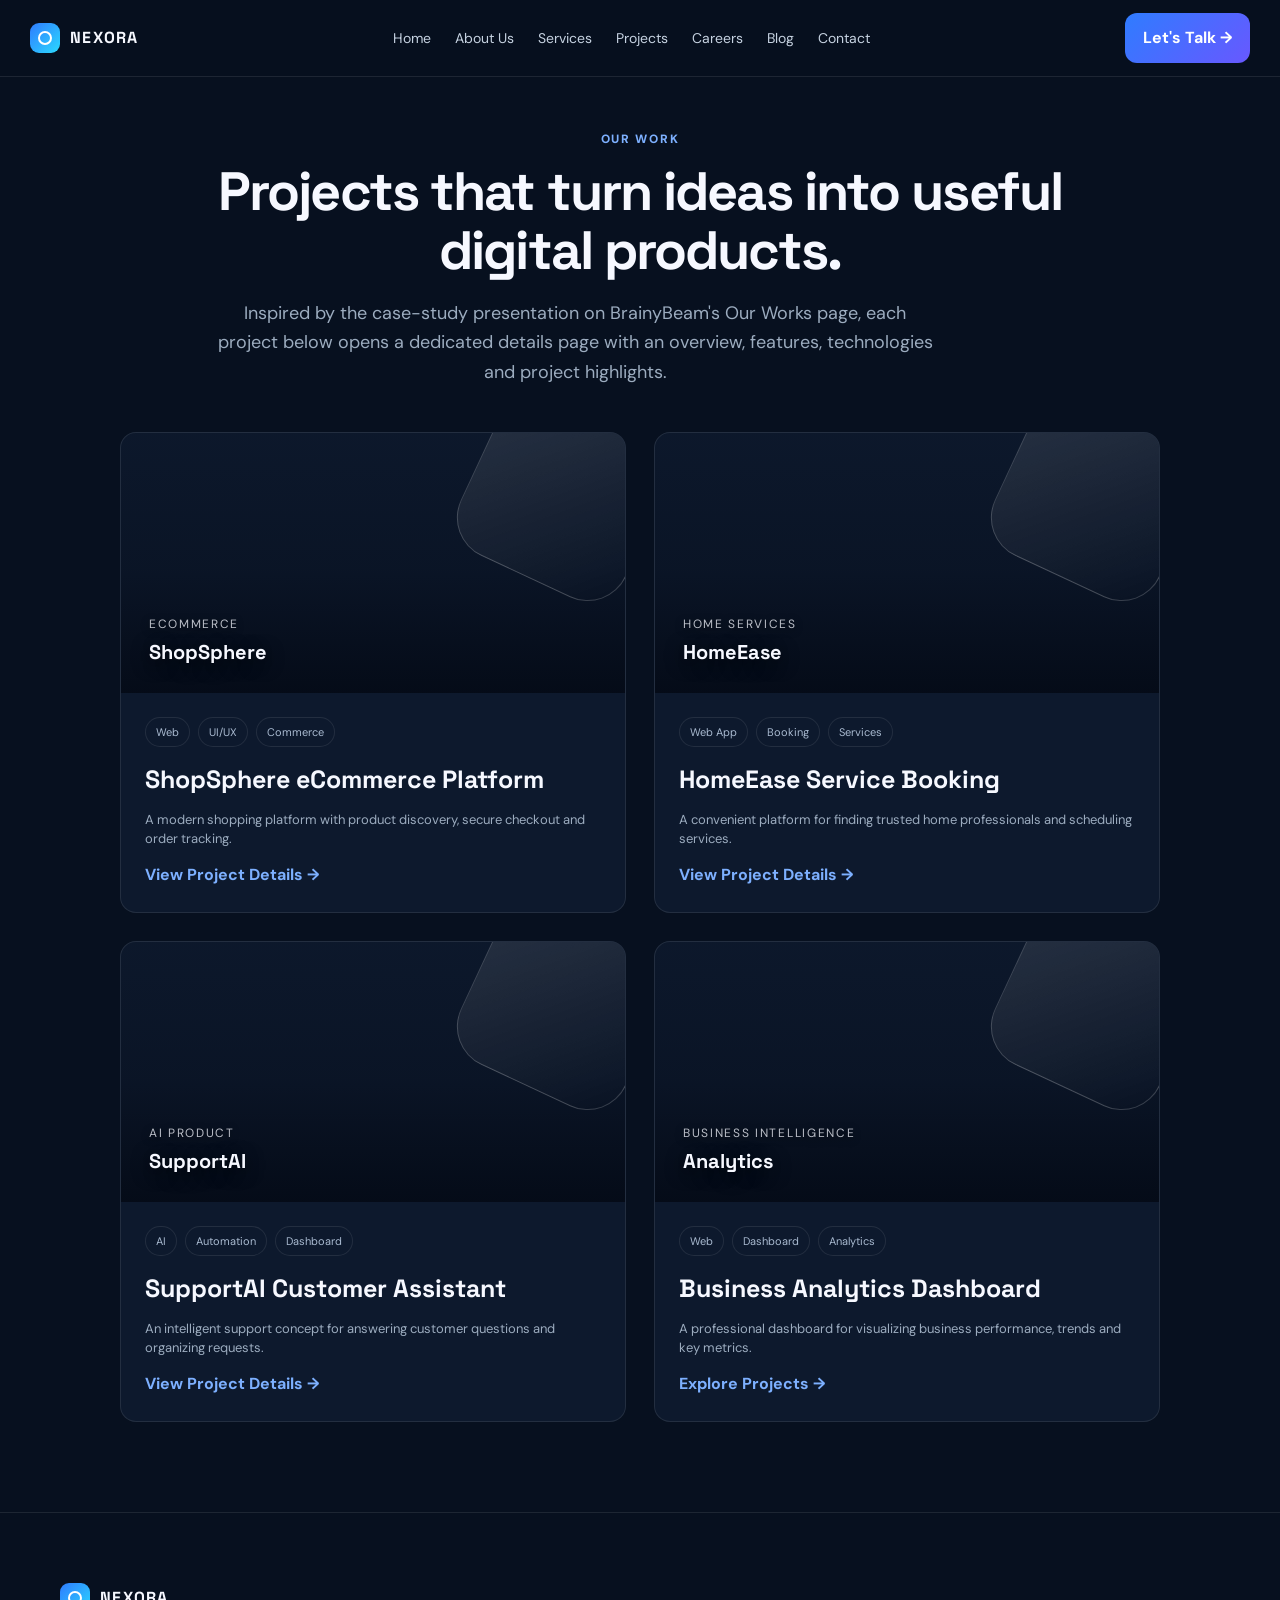
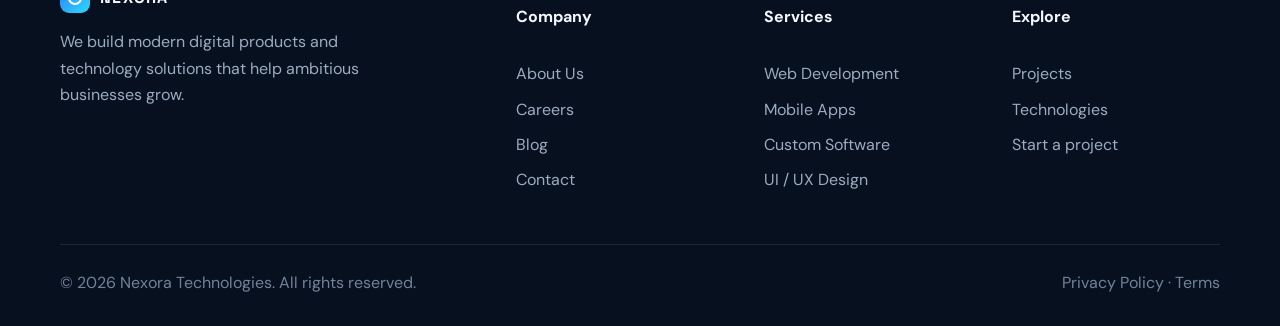
<file: projects.html>
<!doctype html><html lang="en"><head><meta charset="utf-8"><meta name="viewport" content="width=device-width,initial-scale=1">
<title>Projects | Nexora Technologies</title><meta name="description" content="Nexora Technologies builds modern digital products and technology solutions.">
<link rel="preconnect" href="https://fonts.googleapis.com"><link rel="preconnect" href="https://fonts.gstatic.com" crossorigin>
<link href="https://fonts.googleapis.com/css2?family=DM+Sans:wght@400;500;600;700&family=Space+Grotesk:wght@400;500;600;700&display=swap" rel="stylesheet"><link rel="stylesheet" href="style.css"></head><body><header class="navbar" id="navbar"><div class="nav-inner">
<a href="index.html" class="logo"><div class="logo-mark"><span></span></div>NEXORA</a>
<ul class="nav-links" id="navLinks">
<li><a href="index.html">Home</a></li><li><a href="about.html">About Us</a></li><li><a href="services.html">Services</a></li><li><a href="projects.html">Projects</a></li><li><a href="careers.html">Careers</a></li><li><a href="blog.html">Blog</a></li><li><a href="contact.html">Contact</a></li>
</ul><a href="contact.html" class="nav-cta">Let's Talk →</a><button class="menu-btn" id="menuBtn" aria-label="Open menu">☰</button></div></header><main><section class="section projects-section" id="projects">
<div class="container">
<div class="section-head reveal">
<div class="section-label">Our Work</div>
<h2 class="section-title">Projects that turn ideas into useful digital products.</h2>
<p class="section-description">Inspired by the case-study presentation on BrainyBeam's Our Works page, each project below opens a dedicated details page with an overview, features, technologies and project highlights.</p>
</div>
<div class="projects-grid">
  <article class="project-card reveal">
    <div class="project-cover cover-commerce"
      style="--project-image:url('https://images.unsplash.com/photo-1556742049-0cfed4f6a45d?auto=format&fit=crop&w=1200&q=85')">
      <span>ECOMMERCE</span>
      <strong>ShopSphere</strong>
    </div>
    <div class="project-body">
      <div class="project-tags"><span>Web</span><span>UI/UX</span><span>Commerce</span></div>
      <h3>ShopSphere eCommerce Platform</h3>
      <p>A modern shopping platform with product discovery, secure checkout and order tracking.</p>
      <a class="service-link" href="project-ecommerce.html">View Project Details →</a>
    </div>
  </article>

  <article class="project-card reveal">
    <div class="project-cover cover-service"
      style="--project-image:url('https://images.unsplash.com/photo-1600210492486-724fe5c67fb0?auto=format&fit=crop&w=1200&q=85')">
      <span>HOME SERVICES</span>
      <strong>HomeEase</strong>
    </div>
    <div class="project-body">
      <div class="project-tags"><span>Web App</span><span>Booking</span><span>Services</span></div>
      <h3>HomeEase Service Booking</h3>
      <p>A convenient platform for finding trusted home professionals and scheduling services.</p>
      <a class="service-link" href="project-homeease.html">View Project Details →</a>
    </div>
  </article>

  <article class="project-card reveal">
    <div class="project-cover cover-ai"
      style="--project-image:url('https://images.unsplash.com/photo-1677442136019-21780ecad995?auto=format&fit=crop&w=1200&q=85')">
      <span>AI PRODUCT</span>
      <strong>SupportAI</strong>
    </div>
    <div class="project-body">
      <div class="project-tags"><span>AI</span><span>Automation</span><span>Dashboard</span></div>
      <h3>SupportAI Customer Assistant</h3>
      <p>An intelligent support concept for answering customer questions and organizing requests.</p>
      <a class="service-link" href="project-supportai.html">View Project Details →</a>
    </div>
  </article>
 
  <article class="project-card reveal">
    <div class="project-cover cover-commerce"
      style="--project-image:url('https://images.unsplash.com/photo-1460925895917-afdab827c52f?auto=format&fit=crop&w=1200&q=85')">
      <span>BUSINESS INTELLIGENCE</span>
      <strong>Analytics</strong>
    </div>
    <div class="project-body">
      <div class="project-tags"><span>Web</span><span>Dashboard</span><span>Analytics</span></div>
      <h3>Business Analytics Dashboard</h3>
      <p>A professional dashboard for visualizing business performance, trends and key metrics.</p>
      <a class="service-link" href="projects.html">Explore Projects →</a>
    </div>
  </article>

</div>

</section></main><footer><div class="container"><div class="footer-grid">
<div class="footer-brand"><a href="index.html" class="logo"><div class="logo-mark"><span></span></div>NEXORA</a><p>We build modern digital products and technology solutions that help ambitious businesses grow.</p></div>
<div class="footer-col"><h4>Company</h4><a href="about.html">About Us</a><a href="careers.html">Careers</a><a href="blog.html">Blog</a><a href="contact.html">Contact</a></div>
<div class="footer-col"><h4>Services</h4><a href="services.html">Web Development</a><a href="services.html">Mobile Apps</a><a href="services.html">Custom Software</a><a href="services.html">UI / UX Design</a></div>
<div class="footer-col"><h4>Explore</h4><a href="projects.html">Projects</a><a href="technology-overview.html?tech=react">Technologies</a><a href="contact.html">Start a project</a></div></div>
<div class="copyright"><span>© 2026 Nexora Technologies. All rights reserved.</span><span>Privacy Policy · Terms</span></div></div></footer><script>
const navbar=document.getElementById("navbar");
if(navbar) window.addEventListener("scroll",()=>navbar.classList.toggle("scrolled",window.scrollY>30));
const menuBtn=document.getElementById("menuBtn"), navLinks=document.getElementById("navLinks");
if(menuBtn&&navLinks){menuBtn.addEventListener("click",()=>{navLinks.classList.toggle("mobile-open");menuBtn.textContent=navLinks.classList.contains("mobile-open")?"×":"☰";});
navLinks.querySelectorAll("a").forEach(a=>a.addEventListener("click",()=>{navLinks.classList.remove("mobile-open");menuBtn.textContent="☰";}));}
const observer=new IntersectionObserver(entries=>entries.forEach(e=>{if(e.isIntersecting){e.target.classList.add("visible");observer.unobserve(e.target);}}),{threshold:.12});
document.querySelectorAll(".reveal").forEach(el=>observer.observe(el));
</script></body></html>
</file>
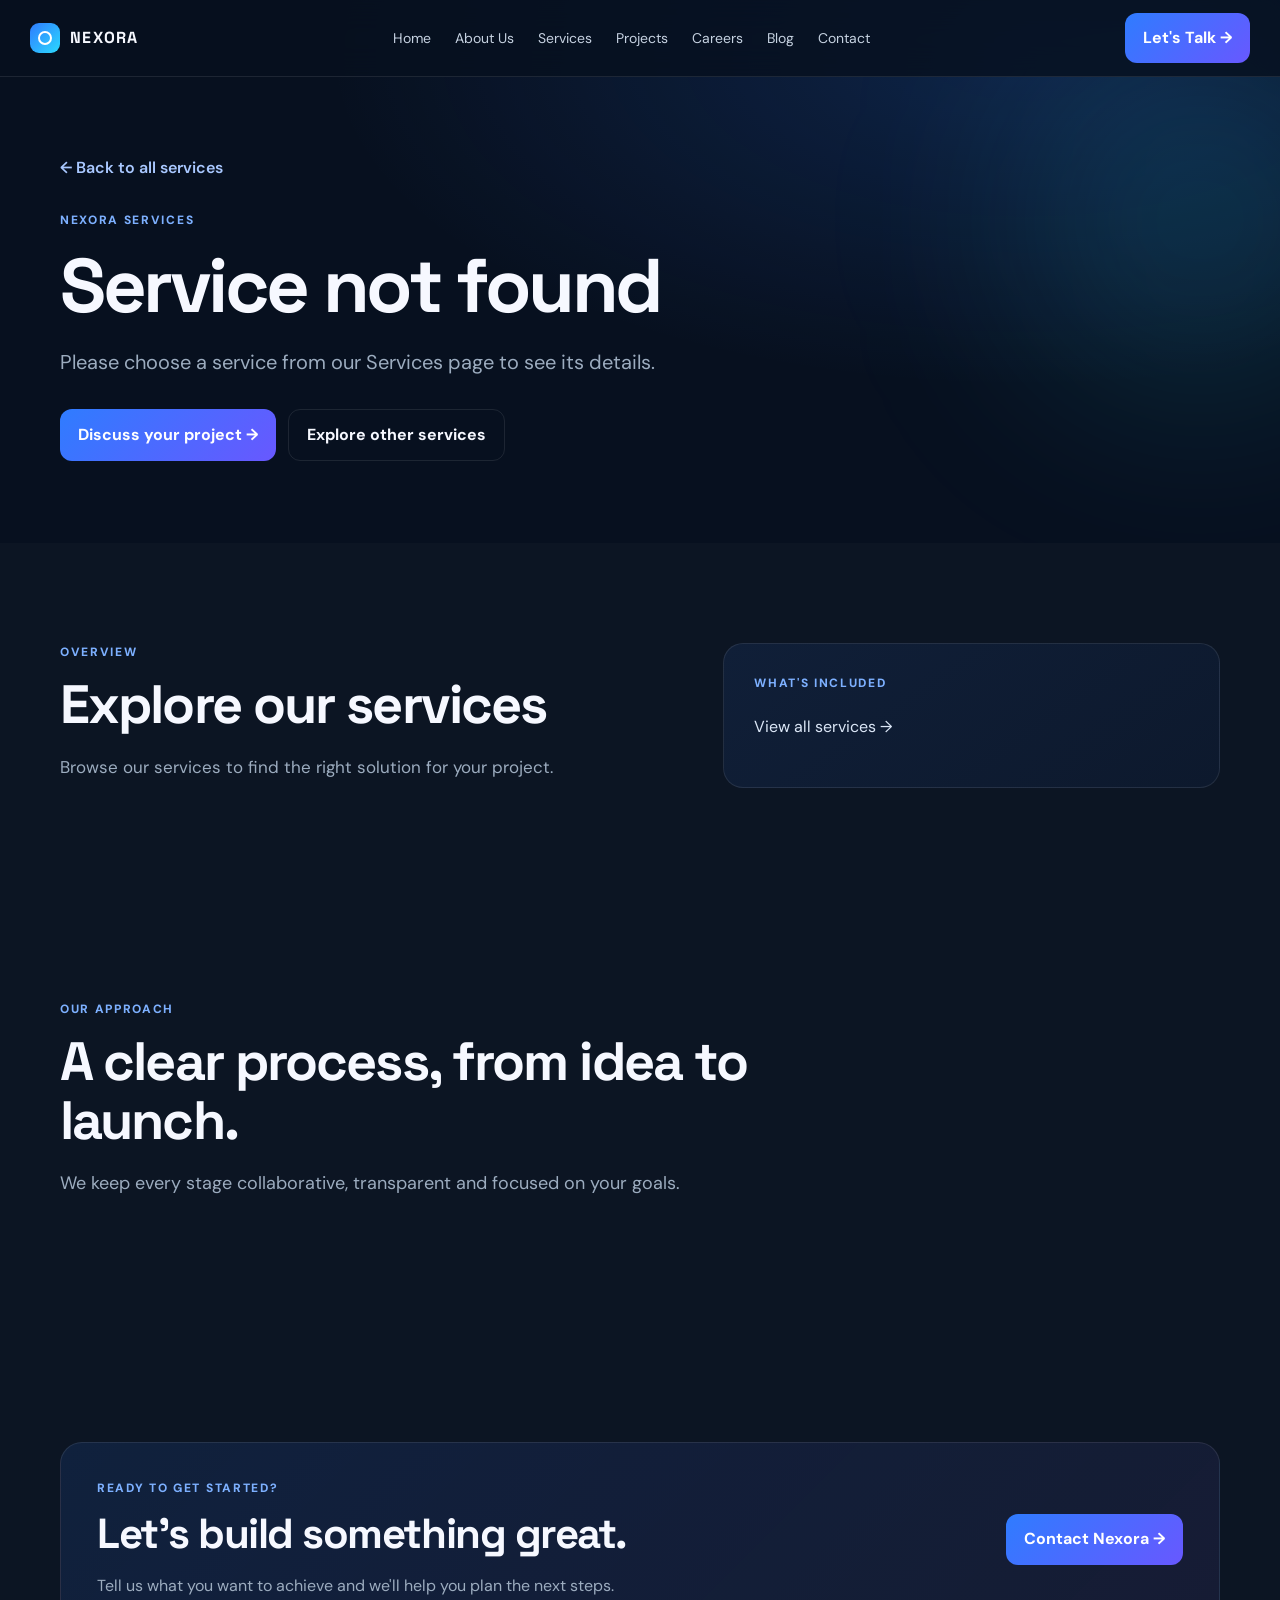
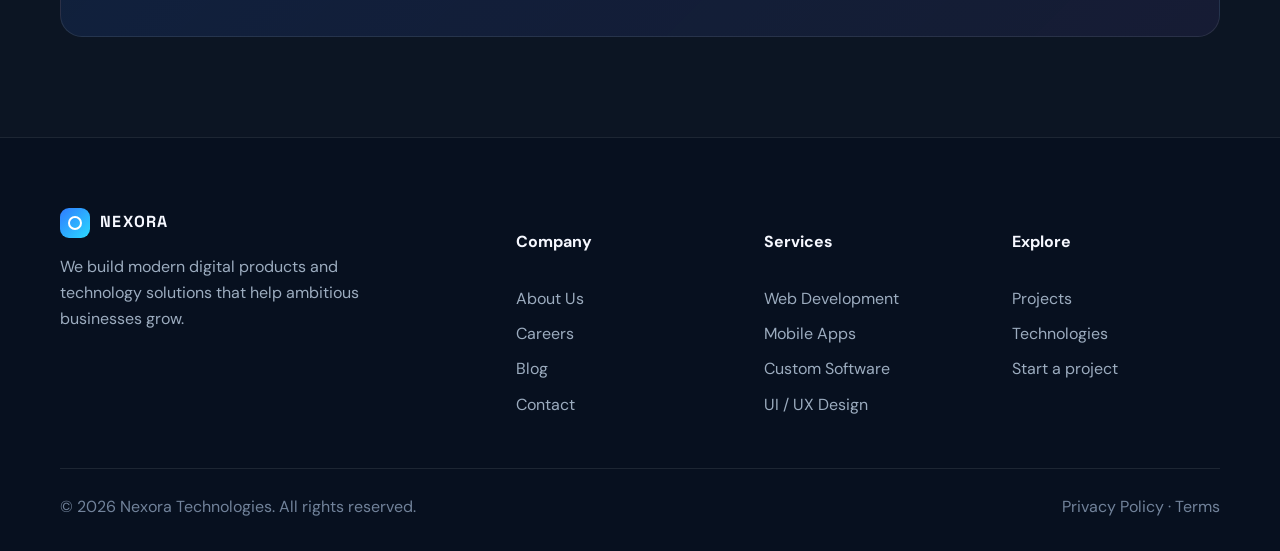
<file: service-details.html>
<!doctype html>
<html lang="en">
<head>
  <meta charset="utf-8">
  <meta name="viewport" content="width=device-width, initial-scale=1">
  <title>Service Details | Nexora Technologies</title>
  <meta name="description" content="Explore Nexora Technologies services and solutions.">
  <link rel="preconnect" href="https://fonts.googleapis.com">
  <link rel="preconnect" href="https://fonts.gstatic.com" crossorigin>
  <link href="https://fonts.googleapis.com/css2?family=DM+Sans:wght@400;500;600;700&family=Space+Grotesk:wght@400;500;600;700&display=swap" rel="stylesheet">
  <link rel="stylesheet" href="style.css">
</head>
<body>
<header class="navbar" id="navbar">
  <div class="nav-inner">
    <a href="index.html" class="logo"><div class="logo-mark"><span></span></div>NEXORA</a>
    <ul class="nav-links" id="navLinks">
      <li><a href="index.html">Home</a></li><li><a href="about.html">About Us</a></li>
      <li><a href="services.html">Services</a></li><li><a href="projects.html">Projects</a></li>
      <li><a href="careers.html">Careers</a></li><li><a href="blog.html">Blog</a></li><li><a href="contact.html">Contact</a></li>
    </ul>
    <a href="contact.html" class="nav-cta">Let's Talk →</a>
    <button class="menu-btn" id="menuBtn" aria-label="Open menu">☰</button>
  </div>
</header>

<main>
  <section class="service-detail-hero">
    <div class="service-detail-glow"></div>
    <div class="container service-detail-content">
      <a class="back-link" href="services.html">← Back to all services</a>
      <div class="section-label" id="serviceEyebrow">NEXORA SERVICES</div>
      <h1 class="service-detail-title" id="serviceTitle">Service Details</h1>
      <p class="service-detail-intro" id="serviceIntro"></p>
      <div class="service-detail-actions">
        <a class="btn btn-primary" href="contact.html">Discuss your project →</a>
        <a class="btn btn-outline" href="services.html">Explore other services</a>
      </div>
    </div>
  </section>

  <section class="section service-detail-section">
    <div class="container">
      <div class="service-detail-layout">
        <div>
          <div class="section-label">OVERVIEW</div>
          <h2 class="section-title" id="overviewTitle">What we deliver</h2>
          <p class="service-detail-copy" id="serviceOverview"></p>
        </div>
        <aside class="service-detail-panel">
          <div class="section-label">WHAT'S INCLUDED</div>
          <ul class="service-feature-list" id="serviceFeatures"></ul>
        </aside>
      </div>
    </div>
  </section>

  <section class="section service-detail-section service-detail-alt">
    <div class="container">
      <div class="section-head">
        <div class="section-label">OUR APPROACH</div>
        <h2 class="section-title">A clear process, from idea to launch.</h2>
        <p class="section-description">We keep every stage collaborative, transparent and focused on your goals.</p>
      </div>
      <div class="service-steps-grid" id="serviceSteps"></div>
    </div>
  </section>

  <section class="section service-detail-section">
    <div class="container service-detail-cta">
      <div>
        <div class="section-label">READY TO GET STARTED?</div>
        <h2 class="section-title" id="serviceCtaTitle">Let's build something great.</h2>
        <p class="section-description">Tell us what you want to achieve and we'll help you plan the next steps.</p>
      </div>
      <a class="btn btn-primary" href="contact.html">Contact Nexora →</a>
    </div>
  </section>
</main>

<footer>
  <div class="container">
    <div class="footer-grid">
      <div class="footer-brand"><a href="index.html" class="logo"><div class="logo-mark"><span></span></div>NEXORA</a><p>We build modern digital products and technology solutions that help ambitious businesses grow.</p></div>
      <div class="footer-col"><h4>Company</h4><a href="about.html">About Us</a><a href="careers.html">Careers</a><a href="blog.html">Blog</a><a href="contact.html">Contact</a></div>
      <div class="footer-col"><h4>Services</h4><a href="service-details.html?service=web-development">Web Development</a><a href="service-details.html?service=mobile-apps">Mobile Apps</a><a href="service-details.html?service=custom-software">Custom Software</a><a href="service-details.html?service=ui-ux-design">UI / UX Design</a></div>
      <div class="footer-col"><h4>Explore</h4><a href="projects.html">Projects</a><a href="technology-overview.html?tech=react">Technologies</a><a href="contact.html">Start a project</a></div>
    </div>
    <div class="copyright"><span>© 2026 Nexora Technologies. All rights reserved.</span><span>Privacy Policy · Terms</span></div>
  </div>
</footer>
<script>
const serviceData = {
  "web-development": {
    title:"Web Development", intro:"Fast, accessible and responsive websites and web applications built around your business goals.",
    overview:"We design and develop digital experiences that work smoothly across mobile, tablet and desktop. From company websites and customer portals to eCommerce stores and custom web applications, we focus on performance, usability, security and maintainability.",
    features:["Responsive website design and development","Business websites, portals and landing pages","eCommerce and payment-flow integration","Frontend and backend development","Performance, accessibility and SEO foundations","Testing, launch and ongoing improvements"],
    steps:[["01","Discover","We understand your audience, requirements and success measures."],["02","Design","We map the pages and create a clear, user-friendly interface."],["03","Build & test","We develop the experience and test it across common devices."],["04","Launch","We publish the site and help plan future improvements."]]
  },
  "mobile-apps": {
    title:"Mobile Apps", intro:"Useful mobile experiences for Android, iOS and cross-platform products.",
    overview:"We help turn an app idea into a practical mobile product. Our process considers real-world user needs, intuitive navigation, reliability and a maintainable technical foundation, whether you need a new customer-facing app or an internal business tool.",
    features:["Product planning and feature definition","Android and iOS app development","Cross-platform app solutions","API and backend integration","User-friendly navigation and interfaces","Device testing, release support and iteration"],
    steps:[["01","Define","Clarify users, core features and the first release scope."],["02","Prototype","Plan key screens and test the user journey."],["03","Develop","Build features and connect the app to required services."],["04","Release","Test, prepare the release and improve from feedback."]]
  },
  "custom-software": {
    title:"Custom Software", intro:"Purpose-built software that fits your workflows instead of forcing your team to adapt.",
    overview:"Every business has different processes. We can plan and build tailored tools that reduce repetitive work, organize information and help teams make better decisions. Solutions are designed around your requirements, integrations and future growth.",
    features:["Requirements analysis and solution planning","Internal dashboards and admin panels","Workflow and business-process automation","Database and API integration","Role-based access and reporting","Documentation, testing and support planning"],
    steps:[["01","Understand","Map the current workflow and identify the main pain points."],["02","Plan","Agree on features, data, access and integrations."],["03","Implement","Build the software in manageable, testable stages."],["04","Improve","Gather feedback and refine the solution over time."]]
  },
  "ui-ux-design": {
    title:"UI / UX Design", intro:"Clear, attractive and accessible digital experiences designed around the people who use them.",
    overview:"Great design combines user needs with business goals. We organize information, simplify key journeys and create a consistent visual system so that websites and apps are easier to understand, navigate and use.",
    features:["User and audience research","Information architecture and user flows","Wireframes and interactive prototypes","Visual interface and design systems","Responsive and accessibility-aware layouts","Usability review and design handoff"],
    steps:[["01","Research","Learn about users, needs and the product context."],["02","Structure","Organize content and map the most important journeys."],["03","Design","Create screen layouts, visual styles and prototypes."],["04","Validate","Review the experience and refine based on feedback."]]
  },
  "cloud-devops": {
    title:"Cloud & DevOps", intro:"Reliable deployment workflows and cloud foundations that help your product scale with confidence.",
    overview:"We help teams make releases more consistent and operations easier to monitor. From deployment automation to environment setup and observability, the focus is on dependable delivery, security-conscious configuration and clear operational practices.",
    features:["Cloud environment planning","Deployment and CI/CD workflow setup","Containerization and environment consistency","Monitoring, logs and alerts","Backup and reliability planning","Operational documentation and optimization"],
    steps:[["01","Assess","Review the application, infrastructure and release process."],["02","Design","Choose an appropriate environment and deployment approach."],["03","Automate","Set up repeatable builds, deployments and monitoring."],["04","Optimize","Review reliability, cost and operational feedback."]]
  },
  "ai-automation": {
    title:"AI & Automation", intro:"Practical AI-enabled features and automation that help people work smarter.",
    overview:"We identify repetitive tasks and information-heavy workflows where automation may help. Solutions are planned around clear use cases, appropriate data handling, human review where needed and measurable outcomes rather than adding AI without a purpose.",
    features:["Use-case discovery and feasibility planning","Workflow and task automation","AI-powered search and content assistance","Chatbot and assistant experiences","Integration with existing tools and data","Evaluation, safeguards and iteration"],
    steps:[["01","Identify","Select a specific workflow and define what success means."],["02","Evaluate","Review data, feasibility, risks and human oversight needs."],["03","Prototype","Build a focused proof of concept and test it."],["04","Refine","Measure results and improve before wider adoption."]]
  }
};
const params = new URLSearchParams(window.location.search);
const requestedService = params.get("service");
const data = serviceData[requestedService];
if (!data) {
  document.getElementById("serviceTitle").textContent = "Service not found";
  document.getElementById("serviceIntro").textContent = "Please choose a service from our Services page to see its details.";
  document.getElementById("serviceOverview").textContent = "Browse our services to find the right solution for your project.";
  document.getElementById("overviewTitle").textContent = "Explore our services";
  document.getElementById("serviceFeatures").innerHTML = '<li><a href="services.html">View all services →</a></li>';
  document.getElementById("serviceSteps").innerHTML = "";
} else {
  document.title = data.title + " | Nexora Technologies";
  document.getElementById("serviceTitle").textContent = data.title;
  document.getElementById("serviceIntro").textContent = data.intro;
  document.getElementById("serviceOverview").textContent = data.overview;
  document.getElementById("serviceCtaTitle").textContent = "Let's talk about " + data.title + ".";
  document.getElementById("serviceFeatures").innerHTML = data.features.map(item => '<li><span class="feature-check">✓</span><span>' + item + '</span></li>').join("");
  document.getElementById("serviceSteps").innerHTML = data.steps.map(step => '<article class="service-step"><div class="service-step-number">' + step[0] + '</div><h3>' + step[1] + '</h3><p>' + step[2] + '</p></article>').join("");
}
const navbar=document.getElementById("navbar");
if(navbar) window.addEventListener("scroll",()=>navbar.classList.toggle("scrolled",window.scrollY>30));
const menuBtn=document.getElementById("menuBtn"), navLinks=document.getElementById("navLinks");
if(menuBtn&&navLinks){menuBtn.addEventListener("click",()=>{navLinks.classList.toggle("mobile-open");menuBtn.textContent=navLinks.classList.contains("mobile-open")?"×":"☰";});navLinks.querySelectorAll("a").forEach(a=>a.addEventListener("click",()=>{navLinks.classList.remove("mobile-open");menuBtn.textContent="☰";}));}
</script>
</body>
</html>
</file>
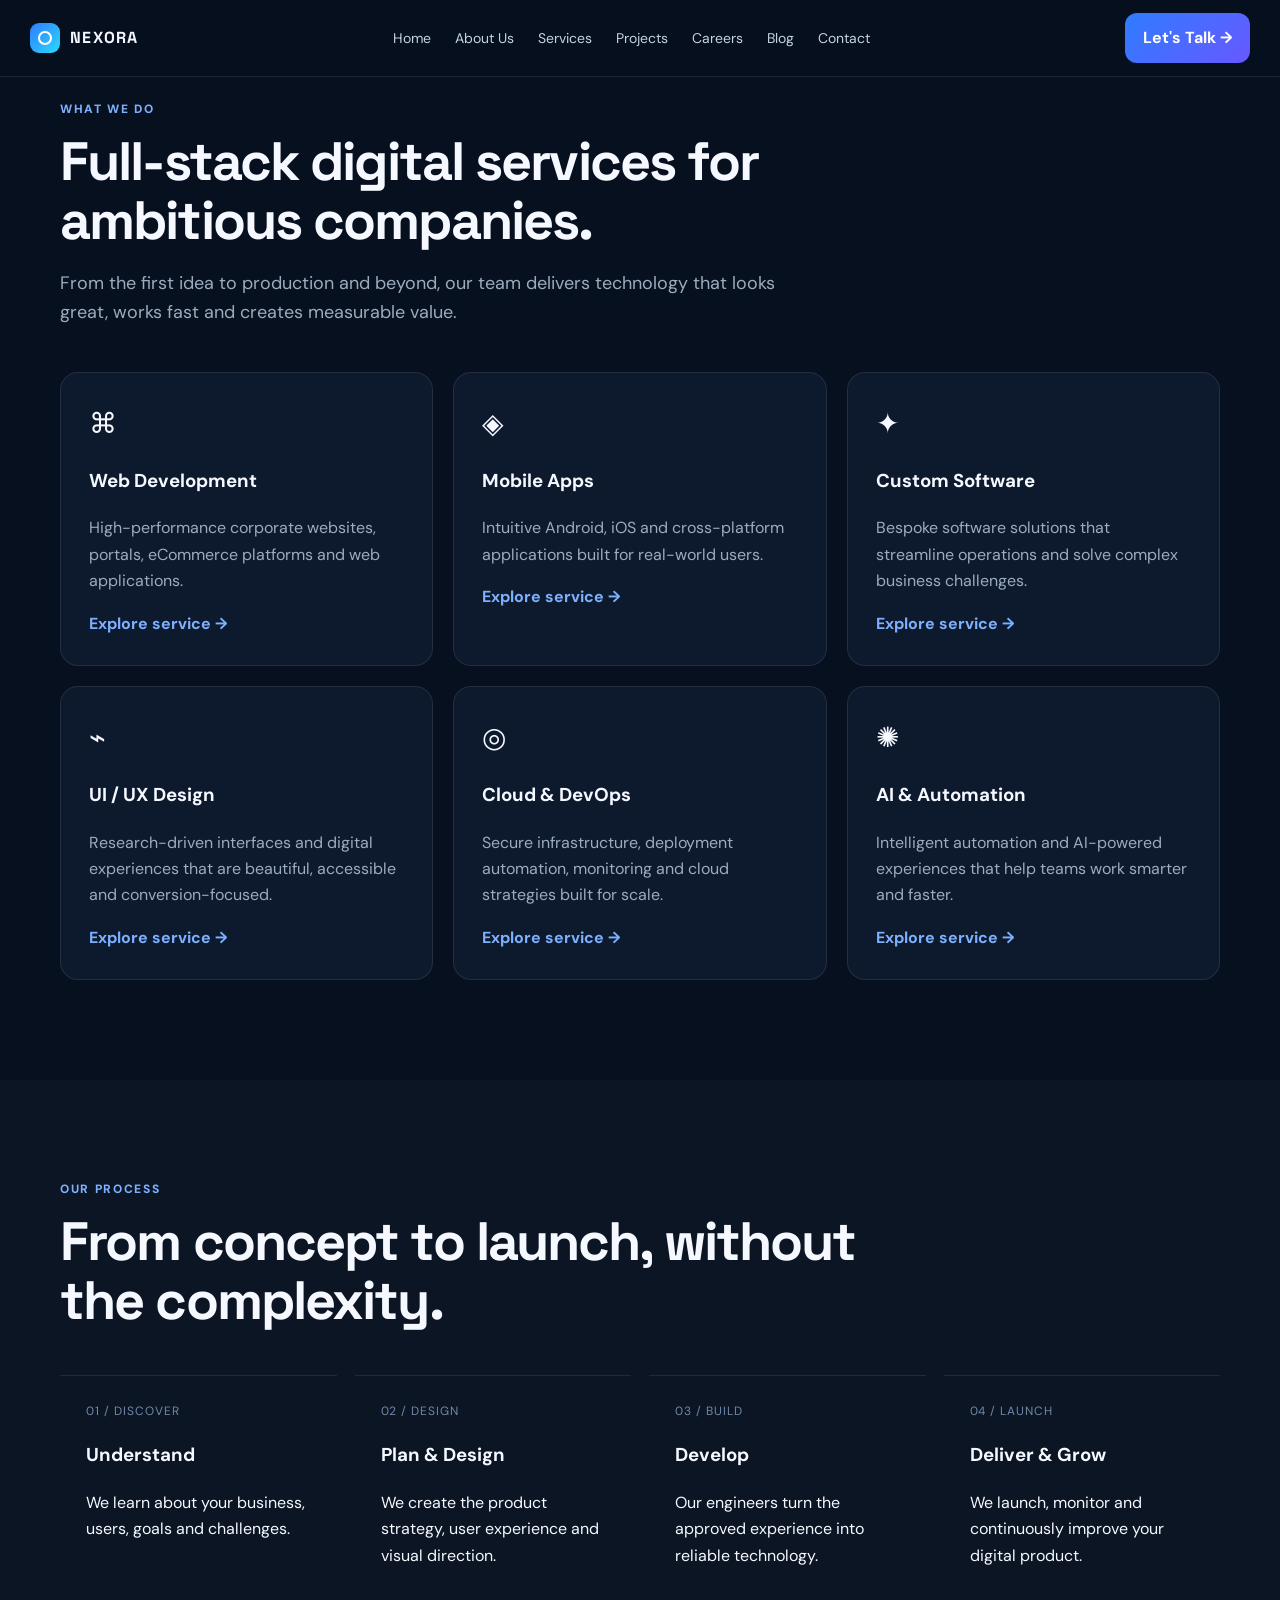
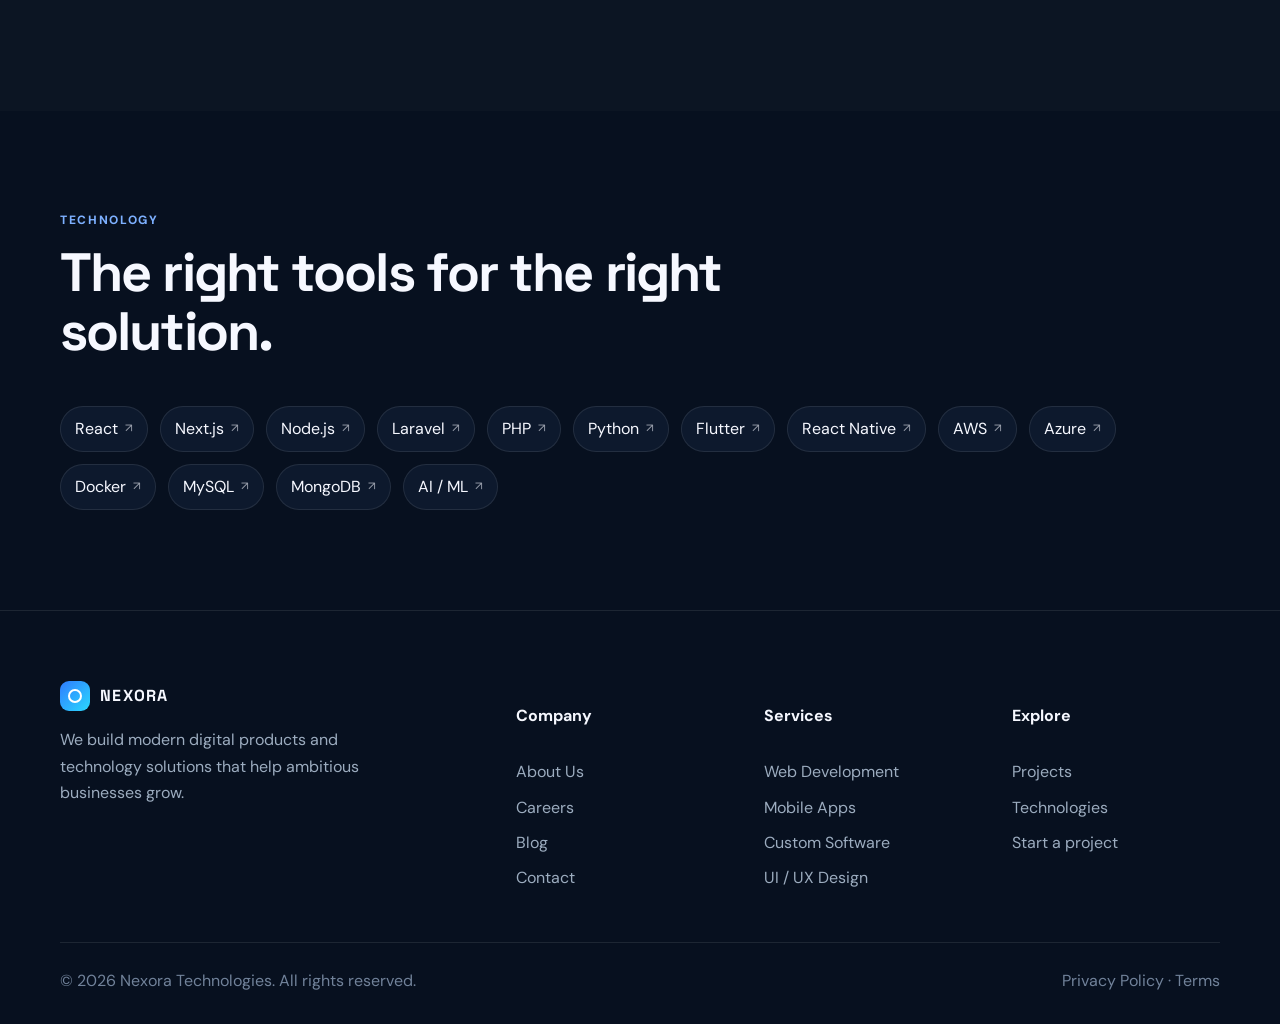
<file: services.html>
<!doctype html><html lang="en"><head><meta charset="utf-8"><meta name="viewport" content="width=device-width,initial-scale=1">
<title>Services | Nexora Technologies</title><meta name="description" content="Nexora Technologies builds modern digital products and technology solutions.">
<link rel="preconnect" href="https://fonts.googleapis.com"><link rel="preconnect" href="https://fonts.gstatic.com" crossorigin>
<link href="https://fonts.googleapis.com/css2?family=DM+Sans:wght@400;500;600;700&family=Space+Grotesk:wght@400;500;600;700&display=swap" rel="stylesheet"><link rel="stylesheet" href="style.css"></head><body><header class="navbar" id="navbar"><div class="nav-inner">
<a href="index.html" class="logo"><div class="logo-mark"><span></span></div>NEXORA</a>
<ul class="nav-links" id="navLinks">
<li><a href="index.html">Home</a></li><li><a href="about.html">About Us</a></li><li><a href="services.html">Services</a></li><li><a href="projects.html">Projects</a></li><li><a href="careers.html">Careers</a></li><li><a href="blog.html">Blog</a></li><li><a href="contact.html">Contact</a></li>
</ul><a href="contact.html" class="nav-cta">Let's Talk →</a><button class="menu-btn" id="menuBtn" aria-label="Open menu">☰</button></div></header><main><section class="section" id="services">
<div class="container">
<div class="section-head reveal">
<div class="section-label">What we do</div>
<h2 class="section-title">
            Full-stack digital services for ambitious companies.
          </h2>
<p class="section-description">
            From the first idea to production and beyond, our team delivers
            technology that looks great, works fast and creates measurable value.
          </p>
</div>
<div class="services-grid">
<article class="service-card reveal">
<div class="service-icon">⌘</div>
<h3>Web Development</h3>
<p>
              High-performance corporate websites, portals, eCommerce
              platforms and web applications.
            </p>
<a class="service-link" href="service-details.html?service=web-development">Explore service →</a>
</article>
<article class="service-card reveal">
<div class="service-icon">◈</div>
<h3>Mobile Apps</h3>
<p>
              Intuitive Android, iOS and cross-platform applications built
              for real-world users.
            </p>
<a class="service-link" href="service-details.html?service=mobile-apps">Explore service →</a>
</article>
<article class="service-card reveal">
<div class="service-icon">✦</div>
<h3>Custom Software</h3>
<p>
              Bespoke software solutions that streamline operations and
              solve complex business challenges.
            </p>
<a class="service-link" href="service-details.html?service=custom-software">Explore service →</a>
</article>
<article class="service-card reveal">
<div class="service-icon">⌁</div>
<h3>UI / UX Design</h3>
<p>
              Research-driven interfaces and digital experiences that are
              beautiful, accessible and conversion-focused.
            </p>
<a class="service-link" href="service-details.html?service=ui-ux-design">Explore service →</a>
</article>
<article class="service-card reveal">
<div class="service-icon">◎</div>
<h3>Cloud &amp; DevOps</h3>
<p>
              Secure infrastructure, deployment automation, monitoring and
              cloud strategies built for scale.
            </p>
<a class="service-link" href="service-details.html?service=cloud-devops">Explore service →</a>
</article>
<article class="service-card reveal">
<div class="service-icon">✺</div>
<h3>AI &amp; Automation</h3>
<p>
              Intelligent automation and AI-powered experiences that help
              teams work smarter and faster.
            </p>
<a class="service-link" href="service-details.html?service=ai-automation">Explore service →</a>
</article>
</div>
</div>
</section><section class="section process">
<div class="container">
<div class="section-head reveal">
<div class="section-label">Our Process</div>
<h2 class="section-title">
            From concept to launch, without the complexity.
          </h2>
</div>
<div class="process-grid">
<div class="process-item reveal">
<div class="process-number">01 / DISCOVER</div>
<h3>Understand</h3>
<p>
              We learn about your business, users, goals and challenges.
            </p>
</div>
<div class="process-item reveal">
<div class="process-number">02 / DESIGN</div>
<h3>Plan &amp; Design</h3>
<p>
              We create the product strategy, user experience and visual direction.
            </p>
</div>
<div class="process-item reveal">
<div class="process-number">03 / BUILD</div>
<h3>Develop</h3>
<p>
              Our engineers turn the approved experience into reliable technology.
            </p>
</div>
<div class="process-item reveal">
<div class="process-number">04 / LAUNCH</div>
<h3>Deliver &amp; Grow</h3>
<p>
              We launch, monitor and continuously improve your digital product.
            </p>
</div>
</div>
</div>
</section><section class="section">
<div class="container">
<div class="section-head reveal">
<div class="section-label">Technology</div>
<h2 class="section-title">
            The right tools for the right solution.
          </h2>
</div>
<div class="tech-list reveal">
<a class="tech tech-link" href="technology-overview.html?tech=react" title="View React overview">React <span>↗</span></a>
<a class="tech tech-link" href="technology-overview.html?tech=nextjs" title="View Next.js overview">Next.js <span>↗</span></a>
<a class="tech tech-link" href="technology-overview.html?tech=nodejs" title="View Node.js overview">Node.js <span>↗</span></a>
<a class="tech tech-link" href="technology-overview.html?tech=laravel" title="View Laravel overview">Laravel <span>↗</span></a>
<a class="tech tech-link" href="technology-overview.html?tech=php" title="View PHP overview">PHP <span>↗</span></a>
<a class="tech tech-link" href="technology-overview.html?tech=python" title="View Python overview">Python <span>↗</span></a>
<a class="tech tech-link" href="technology-overview.html?tech=flutter" title="View Flutter overview">Flutter <span>↗</span></a>
<a class="tech tech-link" href="technology-overview.html?tech=react-native" title="View React Native overview">React Native <span>↗</span></a>
<a class="tech tech-link" href="technology-overview.html?tech=aws" title="View AWS overview">AWS <span>↗</span></a>
<a class="tech tech-link" href="technology-overview.html?tech=azure" title="View Azure overview">Azure <span>↗</span></a>
<a class="tech tech-link" href="technology-overview.html?tech=docker" title="View Docker overview">Docker <span>↗</span></a>
<a class="tech tech-link" href="technology-overview.html?tech=mysql" title="View MySQL overview">MySQL <span>↗</span></a>
<a class="tech tech-link" href="technology-overview.html?tech=mongodb" title="View MongoDB overview">MongoDB <span>↗</span></a>
<a class="tech tech-link" href="technology-overview.html?tech=ai-ml" title="View AI / ML overview">AI / ML <span>↗</span></a>
</div>
</div>
</section></main><footer><div class="container"><div class="footer-grid">
<div class="footer-brand"><a href="index.html" class="logo"><div class="logo-mark"><span></span></div>NEXORA</a><p>We build modern digital products and technology solutions that help ambitious businesses grow.</p></div>
<div class="footer-col"><h4>Company</h4><a href="about.html">About Us</a><a href="careers.html">Careers</a><a href="blog.html">Blog</a><a href="contact.html">Contact</a></div>
<div class="footer-col"><h4>Services</h4><a href="service-details.html?service=web-development">Web Development</a><a href="service-details.html?service=mobile-apps">Mobile Apps</a><a href="service-details.html?service=custom-software">Custom Software</a><a href="service-details.html?service=ui-ux-design">UI / UX Design</a></div>
<div class="footer-col"><h4>Explore</h4><a href="projects.html">Projects</a><a href="technology-overview.html?tech=react">Technologies</a><a href="contact.html">Start a project</a></div></div>
<div class="copyright"><span>© 2026 Nexora Technologies. All rights reserved.</span><span>Privacy Policy · Terms</span></div></div></footer><script>
const navbar=document.getElementById("navbar");
if(navbar) window.addEventListener("scroll",()=>navbar.classList.toggle("scrolled",window.scrollY>30));
const menuBtn=document.getElementById("menuBtn"), navLinks=document.getElementById("navLinks");
if(menuBtn&&navLinks){menuBtn.addEventListener("click",()=>{navLinks.classList.toggle("mobile-open");menuBtn.textContent=navLinks.classList.contains("mobile-open")?"×":"☰";});
navLinks.querySelectorAll("a").forEach(a=>a.addEventListener("click",()=>{navLinks.classList.remove("mobile-open");menuBtn.textContent="☰";}));}
const observer=new IntersectionObserver(entries=>entries.forEach(e=>{if(e.isIntersecting){e.target.classList.add("visible");observer.unobserve(e.target);}}),{threshold:.12});
document.querySelectorAll(".reveal").forEach(el=>observer.observe(el));
</script></body></html>
</file>
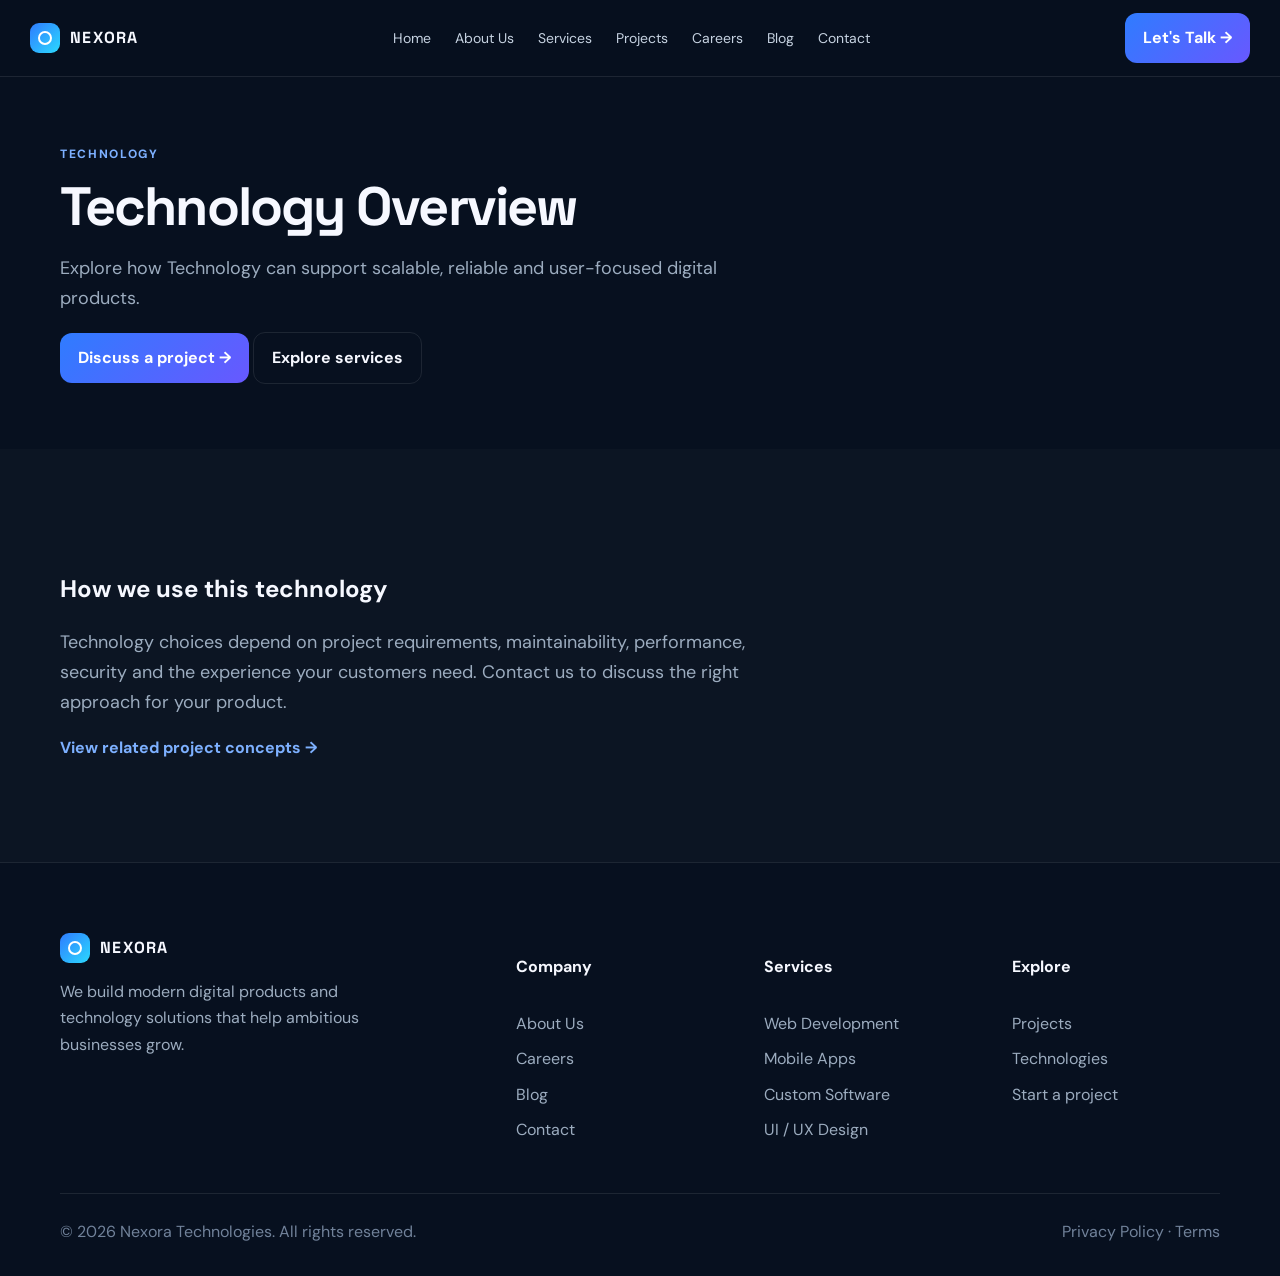
<file: technology-overview.html>
<!doctype html><html lang="en"><head><meta charset="utf-8"><meta name="viewport" content="width=device-width,initial-scale=1"><title>Technology Overview | Nexora</title><link rel="stylesheet" href="style.css"><link href="https://fonts.googleapis.com/css2?family=DM+Sans:wght@400;500;600;700&family=Space+Grotesk:wght@500;600;700&display=swap" rel="stylesheet"></head><body><header class="navbar" id="navbar"><div class="nav-inner">
<a href="index.html" class="logo"><div class="logo-mark"><span></span></div>NEXORA</a>
<ul class="nav-links" id="navLinks">
<li><a href="index.html">Home</a></li><li><a href="about.html">About Us</a></li><li><a href="services.html">Services</a></li><li><a href="projects.html">Projects</a></li><li><a href="careers.html">Careers</a></li><li><a href="blog.html">Blog</a></li><li><a href="contact.html">Contact</a></li>
</ul><a href="contact.html" class="nav-cta">Let's Talk →</a><button class="menu-btn" id="menuBtn" aria-label="Open menu">☰</button></div></header><main><section class="case-hero" style="padding:145px 0 65px"><div class="container"><div class="section-label">Technology</div><h1 class="section-title" id="techTitle">Technology Overview</h1><p class="section-description" id="techDesc">Tools selected to fit the product, team and business goals.</p><a class="btn btn-primary" href="contact.html">Discuss a project →</a> <a class="btn btn-outline" href="services.html">Explore services</a></div></section><section class="section"><div class="container"><div class="case-panel"><h2>How we use this technology</h2><p class="section-description">Technology choices depend on project requirements, maintainability, performance, security and the experience your customers need. Contact us to discuss the right approach for your product.</p><a class="service-link" href="projects.html">View related project concepts →</a></div></div></section></main><footer><div class="container"><div class="footer-grid">
<div class="footer-brand"><a href="index.html" class="logo"><div class="logo-mark"><span></span></div>NEXORA</a><p>We build modern digital products and technology solutions that help ambitious businesses grow.</p></div>
<div class="footer-col"><h4>Company</h4><a href="about.html">About Us</a><a href="careers.html">Careers</a><a href="blog.html">Blog</a><a href="contact.html">Contact</a></div>
<div class="footer-col"><h4>Services</h4><a href="services.html">Web Development</a><a href="services.html">Mobile Apps</a><a href="services.html">Custom Software</a><a href="services.html">UI / UX Design</a></div>
<div class="footer-col"><h4>Explore</h4><a href="projects.html">Projects</a><a href="technology-overview.html?tech=react">Technologies</a><a href="contact.html">Start a project</a></div></div>
<div class="copyright"><span>© 2026 Nexora Technologies. All rights reserved.</span><span>Privacy Policy · Terms</span></div></div></footer><script>
const navbar=document.getElementById("navbar");
if(navbar) window.addEventListener("scroll",()=>navbar.classList.toggle("scrolled",window.scrollY>30));
const menuBtn=document.getElementById("menuBtn"), navLinks=document.getElementById("navLinks");
if(menuBtn&&navLinks){menuBtn.addEventListener("click",()=>{navLinks.classList.toggle("mobile-open");menuBtn.textContent=navLinks.classList.contains("mobile-open")?"×":"☰";});
navLinks.querySelectorAll("a").forEach(a=>a.addEventListener("click",()=>{navLinks.classList.remove("mobile-open");menuBtn.textContent="☰";}));}
const observer=new IntersectionObserver(entries=>entries.forEach(e=>{if(e.isIntersecting){e.target.classList.add("visible");observer.unobserve(e.target);}}),{threshold:.12});
document.querySelectorAll(".reveal").forEach(el=>observer.observe(el));
</script><script>const labels={react:"React",nextjs:"Next.js",nodejs:"Node.js",laravel:"Laravel",php:"PHP",python:"Python",flutter:"Flutter","react-native":"React Native",aws:"AWS",azure:"Azure",docker:"Docker",mysql:"MySQL",mongodb:"MongoDB","ai-ml":"AI / ML"};const key=new URLSearchParams(location.search).get("tech")||"Technology";const name=labels[key]||key;document.title=name+" Overview | Nexora";document.getElementById("techTitle").textContent=name+" Overview";document.getElementById("techDesc").textContent="Explore how "+name+" can support scalable, reliable and user-focused digital products."; </script></body></html>
</file>
<file: style.css>
:root{--bg:#07101f;--panel:#0d192d;--panel2:#101f38;--text:#f6f8ff;--muted:#9cacbf;--blue:#2f7cff;--cyan:#2bd9fe;--line:rgba(255,255,255,.09);--radius:22px}*{box-sizing:border-box}html{scroll-behavior:smooth}body{margin:0;background:var(--bg);color:var(--text);font-family:'DM Sans',sans-serif;line-height:1.65}a{color:inherit;text-decoration:none}.container{width:min(1160px,calc(100% - 40px));margin:auto}.navbar{position:fixed;z-index:50;top:0;left:0;right:0;background:rgba(7,16,31,.82);backdrop-filter:blur(16px);border-bottom:1px solid var(--line)}.nav-inner{height:76px;width:min(1220px,calc(100% - 32px));margin:auto;display:flex;align-items:center;gap:28px}.logo{font-family:'Space Grotesk';font-weight:800;letter-spacing:.08em;display:flex;align-items:center;gap:10px}.logo-mark{width:30px;height:30px;border-radius:9px;background:linear-gradient(135deg,var(--blue),var(--cyan));position:relative}.logo-mark span{position:absolute;inset:8px;border:2px solid #fff;border-radius:50%}.nav-links{display:flex;list-style:none;gap:24px;margin:0 auto;padding:0}.nav-links a{color:#c6d2e1;font-size:14px}.nav-links a:hover{color:#fff}.nav-cta,.btn{display:inline-flex;align-items:center;justify-content:center;padding:12px 18px;border-radius:12px;font-weight:700}.nav-cta,.btn-primary{background:linear-gradient(135deg,var(--blue),#6858ff);color:white}.btn-outline{border:1px solid var(--line)}.menu-btn{display:none;background:none;border:0;color:#fff;font-size:26px}.hero{min-height:720px;padding:170px 0 100px;display:flex;align-items:center;position:relative;overflow:hidden}.hero-grid{position:absolute;inset:0;background-image:linear-gradient(var(--line) 1px,transparent 1px),linear-gradient(90deg,var(--line) 1px,transparent 1px);background-size:50px 50px;mask-image:linear-gradient(to bottom,black,transparent)}.orb{position:absolute;border-radius:50%;filter:blur(90px);opacity:.25}.orb.one{width:400px;height:400px;background:#176bff;right:-100px;top:80px}.orb.two{width:300px;height:300px;background:#8d3cff;left:-100px;bottom:0}.hero-content{max-width:850px;position:relative}.eyebrow,.section-label{color:#7db0ff;text-transform:uppercase;letter-spacing:.14em;font-size:12px;font-weight:800}.pulse{display:inline-block;width:8px;height:8px;background:#4ee0a0;border-radius:50%;margin-right:8px}.hero h1{font:700 clamp(48px,7vw,86px)/1.02 'Space Grotesk';letter-spacing:-.05em;margin:20px 0}.gradient-text{background:linear-gradient(90deg,#69a7ff,#8d6cff,#2bd9fe);-webkit-background-clip:text;color:transparent}.hero p,.section-description{color:var(--muted);font-size:18px;max-width:720px}.hero-actions{display:flex;gap:12px;margin:30px 0}.hero-stats{display:flex;gap:44px;margin-top:54px}.stat{display:flex;flex-direction:column}.stat strong{font-size:28px}.stat span{color:var(--muted);font-size:13px}.section{padding:100px 0}.section:nth-of-type(even){background:rgba(255,255,255,.018)}.section-head{max-width:800px;margin-bottom:44px}.section-title{font:700 clamp(34px,5vw,54px)/1.1 'Space Grotesk';letter-spacing:-.035em;margin:12px 0 16px}.about-grid,.contact-grid{display:grid;grid-template-columns:1fr 1fr;gap:70px;align-items:center}.dashboard,.career-box,.contact-form{background:linear-gradient(145deg,var(--panel2),var(--panel));border:1px solid var(--line);border-radius:var(--radius);padding:30px}.dash-top{display:flex;justify-content:space-between}.dots i{display:inline-block;width:8px;height:8px;border-radius:50%;background:#4b5e77;margin-left:5px}.dash-chart{height:210px;margin:28px 0;border-radius:16px;background:linear-gradient(180deg,rgba(47,124,255,.35),transparent),linear-gradient(135deg,transparent 45%,#45b7ff 46%,#45b7ff 48%,transparent 49%)}.dash-cards{display:grid;grid-template-columns:repeat(3,1fr);gap:12px}.mini-card{background:#0b1628;border:1px solid var(--line);border-radius:14px;padding:18px}.mini-card b,.mini-card small{display:block}.mini-card small{color:var(--muted)}.check-list{list-style:none;padding:0}.check-list li{display:flex;gap:14px;margin:20px 0}.check-list li>span{color:#4ee0a0}.services-grid,.blog-grid,.projects-grid{display:grid;grid-template-columns:repeat(3,1fr);gap:20px}.service-card,.blog-card,.project-card{background:var(--panel);border:1px solid var(--line);border-radius:18px;overflow:hidden;transition:.25s}.service-card{padding:28px}.service-card:hover,.blog-card:hover,.project-card:hover{transform:translateY(-6px);border-color:rgba(85,150,255,.45)}.service-icon{font-size:28px}.service-card p,.blog-card p,.project-card p{color:var(--muted)}.service-link{color:#7db0ff;font-weight:700}.process-grid{display:grid;grid-template-columns:repeat(4,1fr);gap:18px}.process-item{padding:26px;border-top:1px solid var(--line)}.process-number,.blog-meta{color:#6f89aa;font-size:12px;letter-spacing:.08em}.tech-list{display:flex;flex-wrap:wrap;gap:12px}.tech,.project-tags span{border:1px solid var(--line);background:var(--panel);border-radius:999px;padding:9px 14px}.career-box{display:grid;grid-template-columns:1fr 1fr;gap:40px}.job{display:flex;justify-content:space-between;padding:17px 0;border-bottom:1px solid var(--line)}.job small{display:block;color:var(--muted)}.blog-image{height:180px;background:linear-gradient(135deg,#16325d,#352464)}.blog-content{padding:24px}.projects-grid{grid-template-columns:repeat(2,1fr)}.project-cover{height:230px;padding:28px;display:flex;flex-direction:column;justify-content:flex-end;position:relative;overflow:hidden}.project-cover:after{content:'';position:absolute;width:180px;height:180px;border:1px solid rgba(255,255,255,.18);border-radius:42px;right:-30px;top:-30px;transform:rotate(25deg)}.project-cover span{font-size:12px;letter-spacing:.14em;opacity:.75}.project-cover strong{font:700 36px 'Space Grotesk';margin-top:4px}.cover-commerce{background:linear-gradient(135deg,#1b3c7c,#6b3be8)}.cover-health{background:linear-gradient(135deg,#0c5b5d,#19a979)}.cover-service{background:linear-gradient(135deg,#7b3b21,#e17c37)}.cover-ai{background:linear-gradient(135deg,#34217d,#a33bb4)}.project-body{padding:26px}.project-tags{display:flex;gap:8px;flex-wrap:wrap}.project-tags span{padding:5px 10px;font-size:11px;color:#a9bad0}.project-body h3{font:700 25px 'Space Grotesk';margin:15px 0 8px}.contact-info{margin-top:30px}.contact-item{display:flex;gap:14px;margin:18px 0}.contact-item small{color:var(--muted)}.contact-item p{margin:2px 0}.form-grid{display:grid;grid-template-columns:1fr 1fr;gap:18px}.form-group{display:flex;flex-direction:column;gap:7px}.form-group.full{grid-column:1/-1}input,select,textarea{width:100%;background:#081426;border:1px solid var(--line);border-radius:11px;padding:14px;color:#fff;font:inherit}textarea{min-height:130px;resize:vertical}footer{padding:70px 0 30px;border-top:1px solid var(--line)}.footer-grid{display:grid;grid-template-columns:2fr repeat(3,1fr);gap:40px}.footer-brand p{color:var(--muted);max-width:340px}.footer-col{display:flex;flex-direction:column;gap:9px}.footer-col a{color:var(--muted)}.copyright{display:flex;justify-content:space-between;color:#71829a;border-top:1px solid var(--line);padding-top:25px;margin-top:50px}.reveal{opacity:1;transform:none}@media(max-width:900px){.nav-links{display:none;position:absolute;top:76px;left:0;right:0;background:#081426;padding:24px;flex-direction:column}.nav-links.mobile-open{display:flex}.nav-cta{display:none}.menu-btn{display:block;margin-left:auto}.about-grid,.contact-grid,.career-box{grid-template-columns:1fr}.services-grid,.blog-grid{grid-template-columns:1fr 1fr}.process-grid{grid-template-columns:1fr 1fr}.footer-grid{grid-template-columns:1fr 1fr}}@media(max-width:620px){.container{width:min(100% - 28px,1160px)}.hero{padding-top:130px;min-height:auto}.hero h1{font-size:46px}.hero-stats{gap:20px;flex-wrap:wrap}.services-grid,.blog-grid,.projects-grid,.process-grid,.form-grid,.footer-grid{grid-template-columns:1fr}.section{padding:72px 0}.copyright{flex-direction:column;gap:8px}.project-cover{height:190px}}

/* Project section animations */
@keyframes projectFloat {
  0%,100% { transform: translateY(0); }
  50% { transform: translateY(-8px); }
}
@keyframes projectGlow {
  0%,100% { opacity:.25; transform:scale(.9) rotate(0deg); }
  50% { opacity:.55; transform:scale(1.12) rotate(12deg); }
}
@keyframes projectShine {
  0% { transform: translateX(-160%) skewX(-20deg); }
  100% { transform: translateX(260%) skewX(-20deg); }
}
.projects-section .project-card {
  position:relative;
  transition: transform .45s cubic-bezier(.2,.8,.2,1), border-color .35s, box-shadow .35s;
  animation: projectFloat 5s ease-in-out infinite;
}
.projects-section .project-card:nth-child(2){animation-delay:.6s}
.projects-section .project-card:nth-child(3){animation-delay:1.2s}
.projects-section .project-card:nth-child(4){animation-delay:1.8s}
.projects-section .project-card:hover {
  transform: translateY(-12px) scale(1.018);
  border-color:rgba(85,150,255,.75);
  box-shadow:0 24px 60px rgba(0,0,0,.32),0 0 32px rgba(47,124,255,.13);
  animation-play-state:paused;
}
.projects-section .project-cover { transition:transform .55s cubic-bezier(.2,.8,.2,1),filter .55s; }
.projects-section .project-card:hover .project-cover { transform:scale(1.045);filter:saturate(1.18); }
.projects-section .project-cover:after { animation:projectGlow 4s ease-in-out infinite; }
.projects-section .project-cover:before {
  content:'';position:absolute;inset:-30%;width:34%;z-index:1;pointer-events:none;
  background:linear-gradient(90deg,transparent,rgba(255,255,255,.18),transparent);
  transform:translateX(-160%) skewX(-20deg);
}
.projects-section .project-card:hover .project-cover:before { animation:projectShine .9s ease; }
.projects-section .project-cover span,.projects-section .project-cover strong { position:relative;z-index:2;transition:transform .35s; }
.projects-section .project-card:hover .project-cover strong { transform:translateX(6px); }
.projects-section .project-tags span { transition:transform .25s,border-color .25s,background .25s; }
.projects-section .project-card:hover .project-tags span { transform:translateY(-2px);border-color:rgba(125,176,255,.45);background:rgba(47,124,255,.09); }
.projects-section .service-link { display:inline-block;transition:transform .25s,color .25s; }
.projects-section .service-link:hover { transform:translateX(7px);color:#b9d4ff; }
@media (prefers-reduced-motion: reduce) {
  .projects-section .project-card,.projects-section .project-cover:after { animation:none; }
  .projects-section .project-card,.projects-section .project-cover,.projects-section .project-tags span,.projects-section .service-link { transition:none; }
}


/* Project preview pictures */
.projects-section .project-cover {
  background-image: linear-gradient(to top, rgba(4,10,22,.92) 0%, rgba(4,10,22,.30) 48%, rgba(4,10,22,.08) 100%), var(--project-image);
  background-size: cover;
  background-position: center;
}
.projects-section .project-cover::after {
  background: linear-gradient(135deg, rgba(255,255,255,.12), transparent);
}
.projects-section .project-cover span {
  text-shadow: 0 2px 10px rgba(0,0,0,.8);
}
.projects-section .project-cover strong {
  text-shadow: 0 4px 18px rgba(0,0,0,.85);
}
.projects-section .project-card:hover .project-cover {
  background-size: 108%;
}

/* Clickable technology overview links */
.tech-link{display:inline-flex;align-items:center;gap:7px;cursor:pointer;transition:transform .25s ease,border-color .25s ease,background .25s ease,box-shadow .25s ease}
.tech-link span{font-size:12px;opacity:.6;transition:transform .25s ease,opacity .25s ease}
.tech-link:hover{transform:translateY(-4px);border-color:rgba(85,150,255,.7);background:#122746;box-shadow:0 10px 28px rgba(0,0,0,.22)}
.tech-link:hover span{transform:translate(3px,-3px);opacity:1}

.blog-image{overflow:hidden;position:relative}.blog-image img{width:100%;height:100%;object-fit:cover;display:block;transition:transform .55s ease,filter .55s ease}.blog-card:hover .blog-image img{transform:scale(1.07);filter:brightness(1.08)}


/* Projects page: centered and balanced layout */
.projects-section > .container {
    width: min(1100px, calc(100% - 40px));
    max-width: 1100px;
    margin-left: auto;
    margin-right: auto;
}

.projects-section .section-head {
    max-width: 850px;
    margin-left: auto;
    margin-right: auto;
    text-align: center;
}

.projects-section .projects-grid {
    display: grid;
    grid-template-columns: repeat(2, minmax(0, 1fr));
    gap: 28px;
    width: 100%;
    max-width: 1000px;
    margin: 36px auto 0;
    justify-content: center;
    align-items: stretch;
}

.projects-section .project-card {
    width: 100%;
    min-width: 0;
    height: 100%;
    box-sizing: border-box;
    overflow: hidden;
    border-radius: 18px;
}

.projects-section .project-cover {
    width: 100%;
    height: 260px;
    min-height: 260px;
    background-size: cover;
    background-position: center;
    background-repeat: no-repeat;
}

.projects-section .project-body {
    padding: 24px;
}

.projects-section .project-body h3 {
    font-size: 1.35rem;
    line-height: 1.4;
    margin: 16px 0 12px;
}

.projects-section .project-body p {
    font-size: 1rem;
    line-height: 1.7;
}

@media (max-width: 700px) {
    .projects-section > .container {
        width: calc(100% - 32px);
    }

    .projects-section .projects-grid {
        grid-template-columns: 1fr;
        gap: 22px;
    }

    .projects-section .project-cover {
        height: 220px;
        min-height: 220px;
    }

    .projects-section .project-body {
        padding: 20px;
    }
}


/* FINAL FIX: projects page centered layout */
html body .projects-section > .container {
  width: min(1160px, calc(100% - 48px)) !important;
  max-width: 1160px !important;
  margin-inline: auto !important;
}
html body .projects-section .section-head {
  max-width: 850px !important;
  margin: 0 auto 44px !important;
  text-align: center !important;
}
html body .projects-section .projects-grid {
  display: grid !important;
  grid-template-columns: repeat(2, minmax(0, 1fr)) !important;
  width: 100% !important;
  max-width: 1040px !important;
  margin: 0 auto !important;
  gap: 28px !important;
  justify-content: center !important;
  align-items: stretch !important;
}
html body .projects-section .project-card {
  display: flex !important;
  flex-direction: column !important;
  width: 100% !important;
  min-width: 0 !important;
  height: 100% !important;
}
html body .projects-section .project-cover {
  flex: 0 0 270px !important;
  height: 270px !important;
  min-height: 270px !important;
  width: 100% !important;
  background-size: cover !important;
  background-position: center !important;
}
html body .projects-section .project-body {
  flex: 1 1 auto !important;
  padding: 26px !important;
}
html body .projects-section .project-body h3 {
  font-size: 25px !important;
  line-height: 1.35 !important;
}
@media (max-width: 700px) {
  html body .projects-section > .container { width: calc(100% - 32px) !important; }
  html body .projects-section .projects-grid { grid-template-columns: minmax(0, 1fr) !important; gap: 22px !important; }
  html body .projects-section .project-cover { flex-basis: 220px !important; height: 220px !important; min-height: 220px !important; }
}

:root{--bg:#07101f;--panel:#0d192d;--panel2:#101f38;--text:#f6f8ff;--muted:#9cacbf;--blue:#2f7cff;--cyan:#2bd9fe;--line:rgba(255,255,255,.09);--radius:22px}*{box-sizing:border-box}html{scroll-behavior:smooth}body{margin:0;background:var(--bg);color:var(--text);font-family:'DM Sans',sans-serif;line-height:1.65}a{color:inherit;text-decoration:none}.container{width:min(1160px,calc(100% - 40px));margin:auto}.navbar{position:fixed;z-index:50;top:0;left:0;right:0;background:rgba(7,16,31,.82);backdrop-filter:blur(16px);border-bottom:1px solid var(--line)}.nav-inner{height:76px;width:min(1220px,calc(100% - 32px));margin:auto;display:flex;align-items:center;gap:28px}.logo{font-family:'Space Grotesk';font-weight:800;letter-spacing:.08em;display:flex;align-items:center;gap:10px}.logo-mark{width:30px;height:30px;border-radius:9px;background:linear-gradient(135deg,var(--blue),var(--cyan));position:relative}.logo-mark span{position:absolute;inset:8px;border:2px solid #fff;border-radius:50%}.nav-links{display:flex;list-style:none;gap:24px;margin:0 auto;padding:0}.nav-links a{color:#c6d2e1;font-size:14px}.nav-links a:hover{color:#fff}.nav-cta,.btn{display:inline-flex;align-items:center;justify-content:center;padding:12px 18px;border-radius:12px;font-weight:700}.nav-cta,.btn-primary{background:linear-gradient(135deg,var(--blue),#6858ff);color:white}.btn-outline{border:1px solid var(--line)}.menu-btn{display:none;background:none;border:0;color:#fff;font-size:26px}.hero{min-height:720px;padding:170px 0 100px;display:flex;align-items:center;position:relative;overflow:hidden}.hero-grid{position:absolute;inset:0;background-image:linear-gradient(var(--line) 1px,transparent 1px),linear-gradient(90deg,var(--line) 1px,transparent 1px);background-size:50px 50px;mask-image:linear-gradient(to bottom,black,transparent)}.orb{position:absolute;border-radius:50%;filter:blur(90px);opacity:.25}.orb.one{width:400px;height:400px;background:#176bff;right:-100px;top:80px}.orb.two{width:300px;height:300px;background:#8d3cff;left:-100px;bottom:0}.hero-content{max-width:850px;position:relative}.eyebrow,.section-label{color:#7db0ff;text-transform:uppercase;letter-spacing:.14em;font-size:12px;font-weight:800}.pulse{display:inline-block;width:8px;height:8px;background:#4ee0a0;border-radius:50%;margin-right:8px}.hero h1{font:700 clamp(48px,7vw,86px)/1.02 'Space Grotesk';letter-spacing:-.05em;margin:20px 0}.gradient-text{background:linear-gradient(90deg,#69a7ff,#8d6cff,#2bd9fe);-webkit-background-clip:text;color:transparent}.hero p,.section-description{color:var(--muted);font-size:18px;max-width:720px}.hero-actions{display:flex;gap:12px;margin:30px 0}.hero-stats{display:flex;gap:44px;margin-top:54px}.stat{display:flex;flex-direction:column}.stat strong{font-size:28px}.stat span{color:var(--muted);font-size:13px}.section{padding:100px 0}.section:nth-of-type(even){background:rgba(255,255,255,.018)}.section-head{max-width:800px;margin-bottom:44px}.section-title{font:700 clamp(34px,5vw,54px)/1.1 'Space Grotesk';letter-spacing:-.035em;margin:12px 0 16px}.about-grid,.contact-grid{display:grid;grid-template-columns:1fr 1fr;gap:70px;align-items:center}.dashboard,.career-box,.contact-form{background:linear-gradient(145deg,var(--panel2),var(--panel));border:1px solid var(--line);border-radius:var(--radius);padding:30px}.dash-top{display:flex;justify-content:space-between}.dots i{display:inline-block;width:8px;height:8px;border-radius:50%;background:#4b5e77;margin-left:5px}.dash-chart{height:210px;margin:28px 0;border-radius:16px;background:linear-gradient(180deg,rgba(47,124,255,.35),transparent),linear-gradient(135deg,transparent 45%,#45b7ff 46%,#45b7ff 48%,transparent 49%)}.dash-cards{display:grid;grid-template-columns:repeat(3,1fr);gap:12px}.mini-card{background:#0b1628;border:1px solid var(--line);border-radius:14px;padding:18px}.mini-card b,.mini-card small{display:block}.mini-card small{color:var(--muted)}.check-list{list-style:none;padding:0}.check-list li{display:flex;gap:14px;margin:20px 0}.check-list li>span{color:#4ee0a0}.services-grid,.blog-grid,.projects-grid{display:grid;grid-template-columns:repeat(3,1fr);gap:20px}.service-card,.blog-card,.project-card{background:var(--panel);border:1px solid var(--line);border-radius:18px;overflow:hidden;transition:.25s}.service-card{padding:28px}.service-card:hover,.blog-card:hover,.project-card:hover{transform:translateY(-6px);border-color:rgba(85,150,255,.45)}.service-icon{font-size:28px}.service-card p,.blog-card p,.project-card p{color:var(--muted)}.service-link{color:#7db0ff;font-weight:700}.process-grid{display:grid;grid-template-columns:repeat(4,1fr);gap:18px}.process-item{padding:26px;border-top:1px solid var(--line)}.process-number,.blog-meta{color:#6f89aa;font-size:12px;letter-spacing:.08em}.tech-list{display:flex;flex-wrap:wrap;gap:12px}.tech,.project-tags span{border:1px solid var(--line);background:var(--panel);border-radius:999px;padding:9px 14px}.career-box{display:grid;grid-template-columns:1fr 1fr;gap:40px}.job{display:flex;justify-content:space-between;padding:17px 0;border-bottom:1px solid var(--line)}.job small{display:block;color:var(--muted)}.blog-image{height:180px;background:linear-gradient(135deg,#16325d,#352464)}.blog-content{padding:24px}.projects-grid{grid-template-columns:repeat(2,1fr)}.project-cover{height:230px;padding:28px;display:flex;flex-direction:column;justify-content:flex-end;position:relative;overflow:hidden}.project-cover:after{content:'';position:absolute;width:180px;height:180px;border:1px solid rgba(255,255,255,.18);border-radius:42px;right:-30px;top:-30px;transform:rotate(25deg)}.project-cover span{font-size:12px;letter-spacing:.14em;opacity:.75}.project-cover strong{font:700 36px 'Space Grotesk';margin-top:4px}.cover-commerce{background:linear-gradient(135deg,#1b3c7c,#6b3be8)}.cover-health{background:linear-gradient(135deg,#0c5b5d,#19a979)}.cover-service{background:linear-gradient(135deg,#7b3b21,#e17c37)}.cover-ai{background:linear-gradient(135deg,#34217d,#a33bb4)}.project-body{padding:26px}.project-tags{display:flex;gap:8px;flex-wrap:wrap}.project-tags span{padding:5px 10px;font-size:11px;color:#a9bad0}.project-body h3{font:700 25px 'Space Grotesk';margin:15px 0 8px}.contact-info{margin-top:30px}.contact-item{display:flex;gap:14px;margin:18px 0}.contact-item small{color:var(--muted)}.contact-item p{margin:2px 0}.form-grid{display:grid;grid-template-columns:1fr 1fr;gap:18px}.form-group{display:flex;flex-direction:column;gap:7px}.form-group.full{grid-column:1/-1}input,select,textarea{width:100%;background:#081426;border:1px solid var(--line);border-radius:11px;padding:14px;color:#fff;font:inherit}textarea{min-height:130px;resize:vertical}footer{padding:70px 0 30px;border-top:1px solid var(--line)}.footer-grid{display:grid;grid-template-columns:2fr repeat(3,1fr);gap:40px}.footer-brand p{color:var(--muted);max-width:340px}.footer-col{display:flex;flex-direction:column;gap:9px}.footer-col a{color:var(--muted)}.copyright{display:flex;justify-content:space-between;color:#71829a;border-top:1px solid var(--line);padding-top:25px;margin-top:50px}.reveal{opacity:1;transform:none}@media(max-width:900px){.nav-links{display:none;position:absolute;top:76px;left:0;right:0;background:#081426;padding:24px;flex-direction:column}.nav-links.mobile-open{display:flex}.nav-cta{display:none}.menu-btn{display:block;margin-left:auto}.about-grid,.contact-grid,.career-box{grid-template-columns:1fr}.services-grid,.blog-grid{grid-template-columns:1fr 1fr}.process-grid{grid-template-columns:1fr 1fr}.footer-grid{grid-template-columns:1fr 1fr}}@media(max-width:620px){.container{width:min(100% - 28px,1160px)}.hero{padding-top:130px;min-height:auto}.hero h1{font-size:46px}.hero-stats{gap:20px;flex-wrap:wrap}.services-grid,.blog-grid,.projects-grid,.process-grid,.form-grid,.footer-grid{grid-template-columns:1fr}.section{padding:72px 0}.copyright{flex-direction:column;gap:8px}.project-cover{height:190px}}

/* Project section animations */
@keyframes projectFloat {
  0%,100% { transform: translateY(0); }
  50% { transform: translateY(-8px); }
}
@keyframes projectGlow {
  0%,100% { opacity:.25; transform:scale(.9) rotate(0deg); }
  50% { opacity:.55; transform:scale(1.12) rotate(12deg); }
}
@keyframes projectShine {
  0% { transform: translateX(-160%) skewX(-20deg); }
  100% { transform: translateX(260%) skewX(-20deg); }
}
.projects-section .project-card {
  position:relative;
  transition: transform .45s cubic-bezier(.2,.8,.2,1), border-color .35s, box-shadow .35s;
  animation: projectFloat 5s ease-in-out infinite;
}
.projects-section .project-card:nth-child(2){animation-delay:.6s}
.projects-section .project-card:nth-child(3){animation-delay:1.2s}
.projects-section .project-card:nth-child(4){animation-delay:1.8s}
.projects-section .project-card:hover {
  transform: translateY(-12px) scale(1.018);
  border-color:rgba(85,150,255,.75);
  box-shadow:0 24px 60px rgba(0,0,0,.32),0 0 32px rgba(47,124,255,.13);
  animation-play-state:paused;
}
.projects-section .project-cover { transition:transform .55s cubic-bezier(.2,.8,.2,1),filter .55s; }
.projects-section .project-card:hover .project-cover { transform:scale(1.045);filter:saturate(1.18); }
.projects-section .project-cover:after { animation:projectGlow 4s ease-in-out infinite; }
.projects-section .project-cover:before {
  content:'';position:absolute;inset:-30%;width:34%;z-index:1;pointer-events:none;
  background:linear-gradient(90deg,transparent,rgba(255,255,255,.18),transparent);
  transform:translateX(-160%) skewX(-20deg);
}
.projects-section .project-card:hover .project-cover:before { animation:projectShine .9s ease; }
.projects-section .project-cover span,.projects-section .project-cover strong { position:relative;z-index:2;transition:transform .35s; }
.projects-section .project-card:hover .project-cover strong { transform:translateX(6px); }
.projects-section .project-tags span { transition:transform .25s,border-color .25s,background .25s; }
.projects-section .project-card:hover .project-tags span { transform:translateY(-2px);border-color:rgba(125,176,255,.45);background:rgba(47,124,255,.09); }
.projects-section .service-link { display:inline-block;transition:transform .25s,color .25s; }
.projects-section .service-link:hover { transform:translateX(7px);color:#b9d4ff; }
@media (prefers-reduced-motion: reduce) {
  .projects-section .project-card,.projects-section .project-cover:after { animation:none; }
  .projects-section .project-card,.projects-section .project-cover,.projects-section .project-tags span,.projects-section .service-link { transition:none; }
}


/* Project preview pictures */
.projects-section .project-cover {
  background-image: linear-gradient(to top, rgba(4,10,22,.92) 0%, rgba(4,10,22,.30) 48%, rgba(4,10,22,.08) 100%), var(--project-image);
  background-size: cover;
  background-position: center;
}
.projects-section .project-cover::after {
  background: linear-gradient(135deg, rgba(255,255,255,.12), transparent);
}
.projects-section .project-cover span {
  text-shadow: 0 2px 10px rgba(0,0,0,.8);
}
.projects-section .project-cover strong {
  text-shadow: 0 4px 18px rgba(0,0,0,.85);
}
.projects-section .project-card:hover .project-cover {
  background-size: 108%;
}

/* Clickable technology overview links */
.tech-link{display:inline-flex;align-items:center;gap:7px;cursor:pointer;transition:transform .25s ease,border-color .25s ease,background .25s ease,box-shadow .25s ease}
.tech-link span{font-size:12px;opacity:.6;transition:transform .25s ease,opacity .25s ease}
.tech-link:hover{transform:translateY(-4px);border-color:rgba(85,150,255,.7);background:#122746;box-shadow:0 10px 28px rgba(0,0,0,.22)}
.tech-link:hover span{transform:translate(3px,-3px);opacity:1}

.blog-image{overflow:hidden;position:relative}.blog-image img{width:100%;height:100%;object-fit:cover;display:block;transition:transform .55s ease,filter .55s ease}.blog-card:hover .blog-image img{transform:scale(1.07);filter:brightness(1.08)}


/* Projects page: centered and balanced layout */
.projects-section > .container {
    width: min(1100px, calc(100% - 40px));
    max-width: 1100px;
    margin-left: auto;
    margin-right: auto;
}

.projects-section .section-head {
    max-width: 850px;
    margin-left: auto;
    margin-right: auto;
    text-align: center;
}

.projects-section .projects-grid {
    display: grid;
    grid-template-columns: repeat(2, minmax(0, 1fr));
    gap: 28px;
    width: 100%;
    max-width: 1000px;
    margin: 36px auto 0;
    justify-content: center;
    align-items: stretch;
}

.projects-section .project-card {
    width: 100%;
    min-width: 0;
    height: 100%;
    box-sizing: border-box;
    overflow: hidden;
    border-radius: 18px;
}

.projects-section .project-cover {
    width: 100%;
    height: 260px;
    min-height: 260px;
    background-size: cover;
    background-position: center;
    background-repeat: no-repeat;
}

.projects-section .project-body {
    padding: 24px;
}

.projects-section .project-body h3 {
    font-size: 1.35rem;
    line-height: 1.4;
    margin: 16px 0 12px;
}

.projects-section .project-body p {
    font-size: 1rem;
    line-height: 1.7;
}

@media (max-width: 700px) {
    .projects-section > .container {
        width: calc(100% - 32px);
    }

    .projects-section .projects-grid {
        grid-template-columns: 1fr;
        gap: 22px;
    }

    .projects-section .project-cover {
        height: 220px;
        min-height: 220px;
    }

    .projects-section .project-body {
        padding: 20px;
    }
}


/* Service detail pages */
.service-detail-hero{position:relative;overflow:hidden;padding:155px 0 82px;min-height:450px;background:radial-gradient(ellipse at 80% 10%,rgba(47,124,255,.18),transparent 48%),var(--bg)}
.service-detail-glow{position:absolute;width:360px;height:360px;border-radius:50%;filter:blur(100px);background:rgba(43,217,254,.13);right:-100px;top:40px;pointer-events:none}
.service-detail-content{position:relative;z-index:1}
.back-link{display:inline-block;color:#a9c8ff;margin-bottom:30px;font-weight:600}
.back-link:hover{color:#fff}
.service-detail-title{font:700 clamp(42px,7vw,76px)/1.05 'Space Grotesk';letter-spacing:-.045em;margin:15px 0 20px;max-width:900px}
.service-detail-intro{font-size:20px;color:var(--muted);max-width:760px}
.service-detail-actions{display:flex;gap:12px;flex-wrap:wrap;margin-top:30px}
.service-detail-layout{display:grid;grid-template-columns:1.1fr .9fr;gap:56px;align-items:start}
.service-detail-copy{color:var(--muted);font-size:17px;line-height:1.85}
.service-detail-panel{background:linear-gradient(145deg,var(--panel2),var(--panel));border:1px solid var(--line);border-radius:20px;padding:30px}
.service-feature-list{list-style:none;padding:0;margin:20px 0 0}
.service-feature-list li{display:flex;gap:12px;align-items:flex-start;margin:16px 0;color:#dce7f7}
.feature-check{color:#4ee0a0;font-weight:800}
.service-detail-alt{background:rgba(255,255,255,.018)}
.service-steps-grid{display:grid;grid-template-columns:repeat(4,minmax(0,1fr));gap:18px}
.service-step{border:1px solid var(--line);background:var(--panel);border-radius:18px;padding:24px}
.service-step-number{color:#7db0ff;font:700 14px 'Space Grotesk';letter-spacing:.08em}
.service-step h3{font:700 21px 'Space Grotesk';margin:15px 0 8px}
.service-step p{color:var(--muted);margin:0}
.service-detail-cta{display:flex;justify-content:space-between;align-items:center;gap:30px;padding:36px;border:1px solid var(--line);border-radius:22px;background:linear-gradient(135deg,rgba(47,124,255,.12),rgba(141,108,255,.08))}
.service-detail-cta .section-title{font-size:clamp(28px,4vw,42px)}
.service-detail-cta .section-description{font-size:16px;margin-bottom:0}
@media(max-width:800px){.service-detail-layout{grid-template-columns:1fr;gap:28px}.service-steps-grid{grid-template-columns:repeat(2,minmax(0,1fr))}.service-detail-cta{align-items:flex-start;flex-direction:column}}
@media(max-width:520px){.service-detail-hero{padding:125px 0 60px;min-height:auto}.service-detail-intro{font-size:17px}.service-steps-grid{grid-template-columns:1fr}.service-detail-panel{padding:22px}.service-detail-actions .btn{width:100%}}




/* Projects section: centered and compact */
html body .projects-section > .container {
    width: calc(100% - 48px) !important;
    max-width: 1400px !important;
    margin: 0 auto !important;
}

html body .projects-section .section-head {
    text-align: center !important;
    margin: 0 auto 28px !important;
}

html body .projects-section .projects-grid {
    display: grid !important;
    grid-template-columns: repeat(4, minmax(0, 1fr)) !important;
    gap: 16px !important;
    width: 100% !important;
    max-width: 1400px !important;
    margin: 0 auto !important;
    align-items: stretch !important;
}

html body .projects-section .project-card {
    display: flex !important;
    flex-direction: column !important;
    width: 100% !important;
    min-width: 0 !important;
    height: 100% !important;
    margin: 0 !important;
    border-radius: 16px !important;
    overflow: hidden !important;
}

html body .projects-section .project-cover {
    flex: 0 0 150px !important;
    height: 150px !important;
    min-height: 150px !important;
    width: 100% !important;
    background-size: cover !important;
    background-position: center !important;
}

html body .projects-section .project-cover strong {
    font-size: 20px !important;
}

html body .projects-section .project-body {
    flex: 1 !important;
    padding: 14px !important;
}

html body .projects-section .project-body h3 {
    font-size: 17px !important;
    line-height: 1.35 !important;
    overflow-wrap: break-word !important;
}

html body .projects-section .project-body p {
    font-size: 13px !important;
    line-height: 1.5 !important;
}

/* Tablet: two columns */
@media (max-width: 900px) {
    html body .projects-section .projects-grid {
        grid-template-columns: repeat(2, minmax(0, 1fr)) !important;
    }
}

/* Mobile: one column */
@media (max-width: 560px) {
    html body .projects-section > .container {
        width: calc(100% - 32px) !important;
    }

    html body .projects-section .projects-grid {
        grid-template-columns: minmax(0, 1fr) !important;
        gap: 18px !important;
    }

    html body .projects-section .project-cover {
        flex-basis: 180px !important;
        height: 180px !important;
        min-height: 180px !important;
    }
}


/* FIXED PROJECTS PAGE LAYOUT */
html body main > .projects-section {
  padding: 130px 0 90px;
}
html body main > .projects-section > .container {
  width: min(1160px, calc(100% - 40px)) !important;
  max-width: 1160px !important;
  margin: 0 auto !important;
}
html body main > .projects-section .section-head {
  width: 100%;
  max-width: 850px !important;
  margin: 0 auto 44px !important;
  text-align: center !important;
}
html body main > .projects-section .projects-grid {
  display: grid !important;
  grid-template-columns: repeat(2, minmax(0, 1fr)) !important;
  gap: 28px !important;
  width: 100% !important;
  max-width: 1040px !important;
  margin: 0 auto !important;
  align-items: stretch !important;
}
html body main > .projects-section .project-card {
  width: 100% !important;
  min-width: 0 !important;
  display: flex !important;
  flex-direction: column !important;
}
html body main > .projects-section .project-cover {
  height: 260px !important;
  min-height: 260px !important;
  flex: 0 0 260px !important;
  width: 100% !important;
  background-size: cover !important;
  background-position: center !important;
}
html body main > .projects-section .project-body {
  padding: 24px !important;
  flex: 1 1 auto !important;
}
html body main > .projects-section .project-body h3 {
  font-size: clamp(20px, 2vw, 25px) !important;
  line-height: 1.35 !important;
  overflow-wrap: anywhere;
}
@media (max-width: 700px) {
  html body main > .projects-section { padding: 110px 0 64px; }
  html body main > .projects-section > .container { width: calc(100% - 32px) !important; }
  html body main > .projects-section .projects-grid { grid-template-columns: 1fr !important; gap: 22px !important; }
  html body main > .projects-section .project-cover { height: 220px !important; min-height: 220px !important; flex-basis: 220px !important; }
}
</file>
